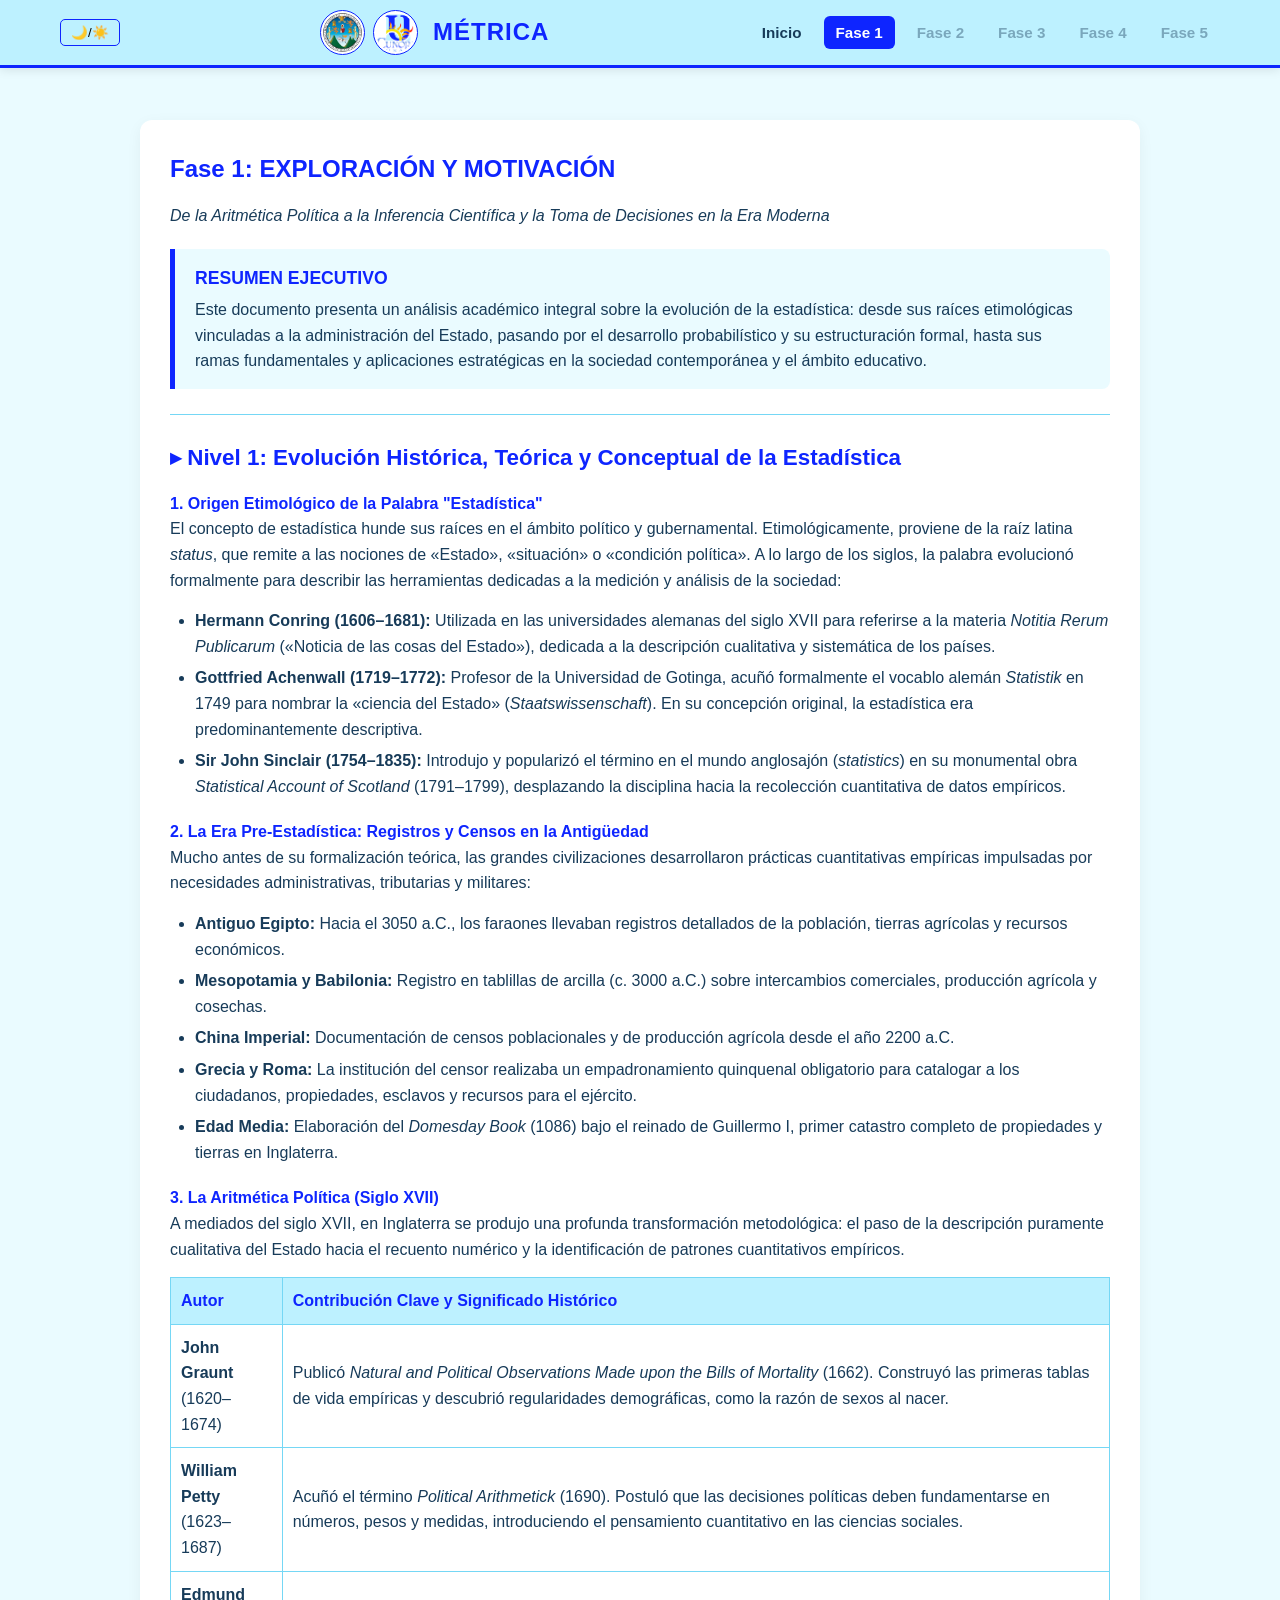
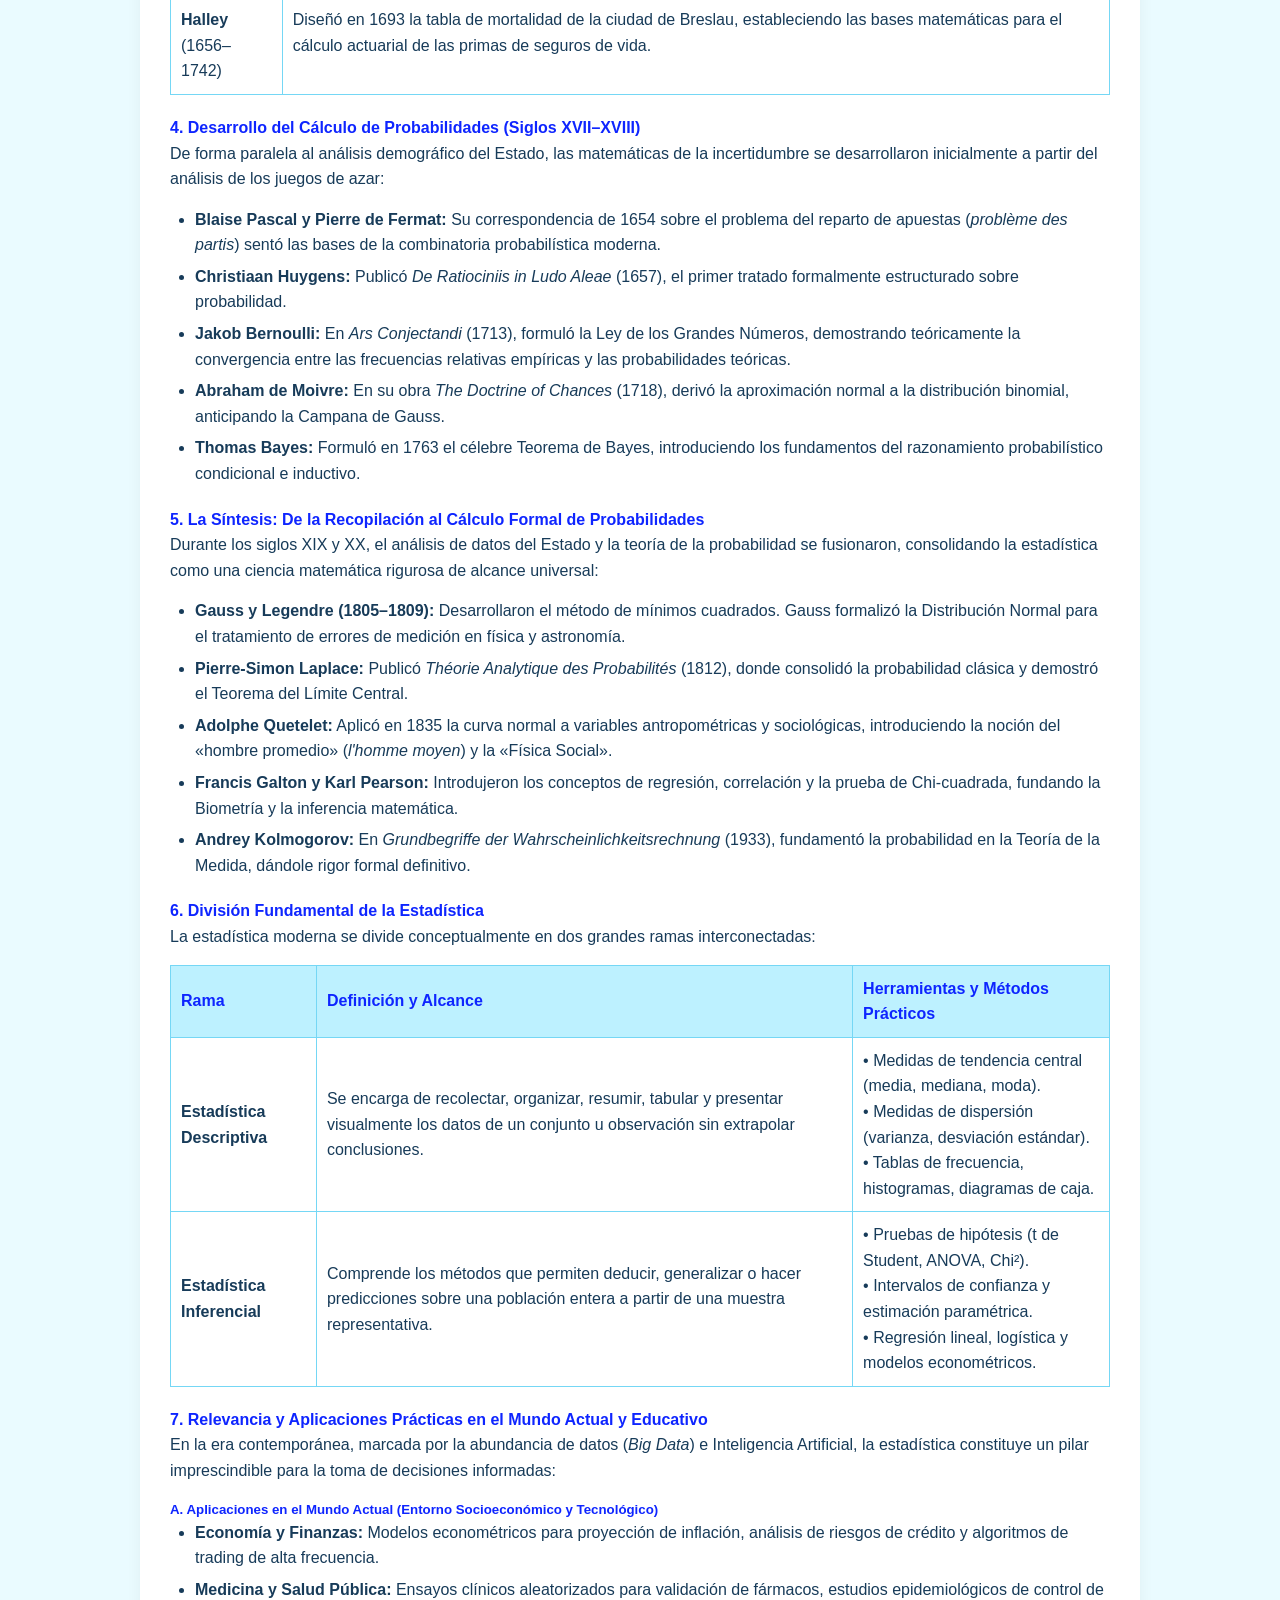
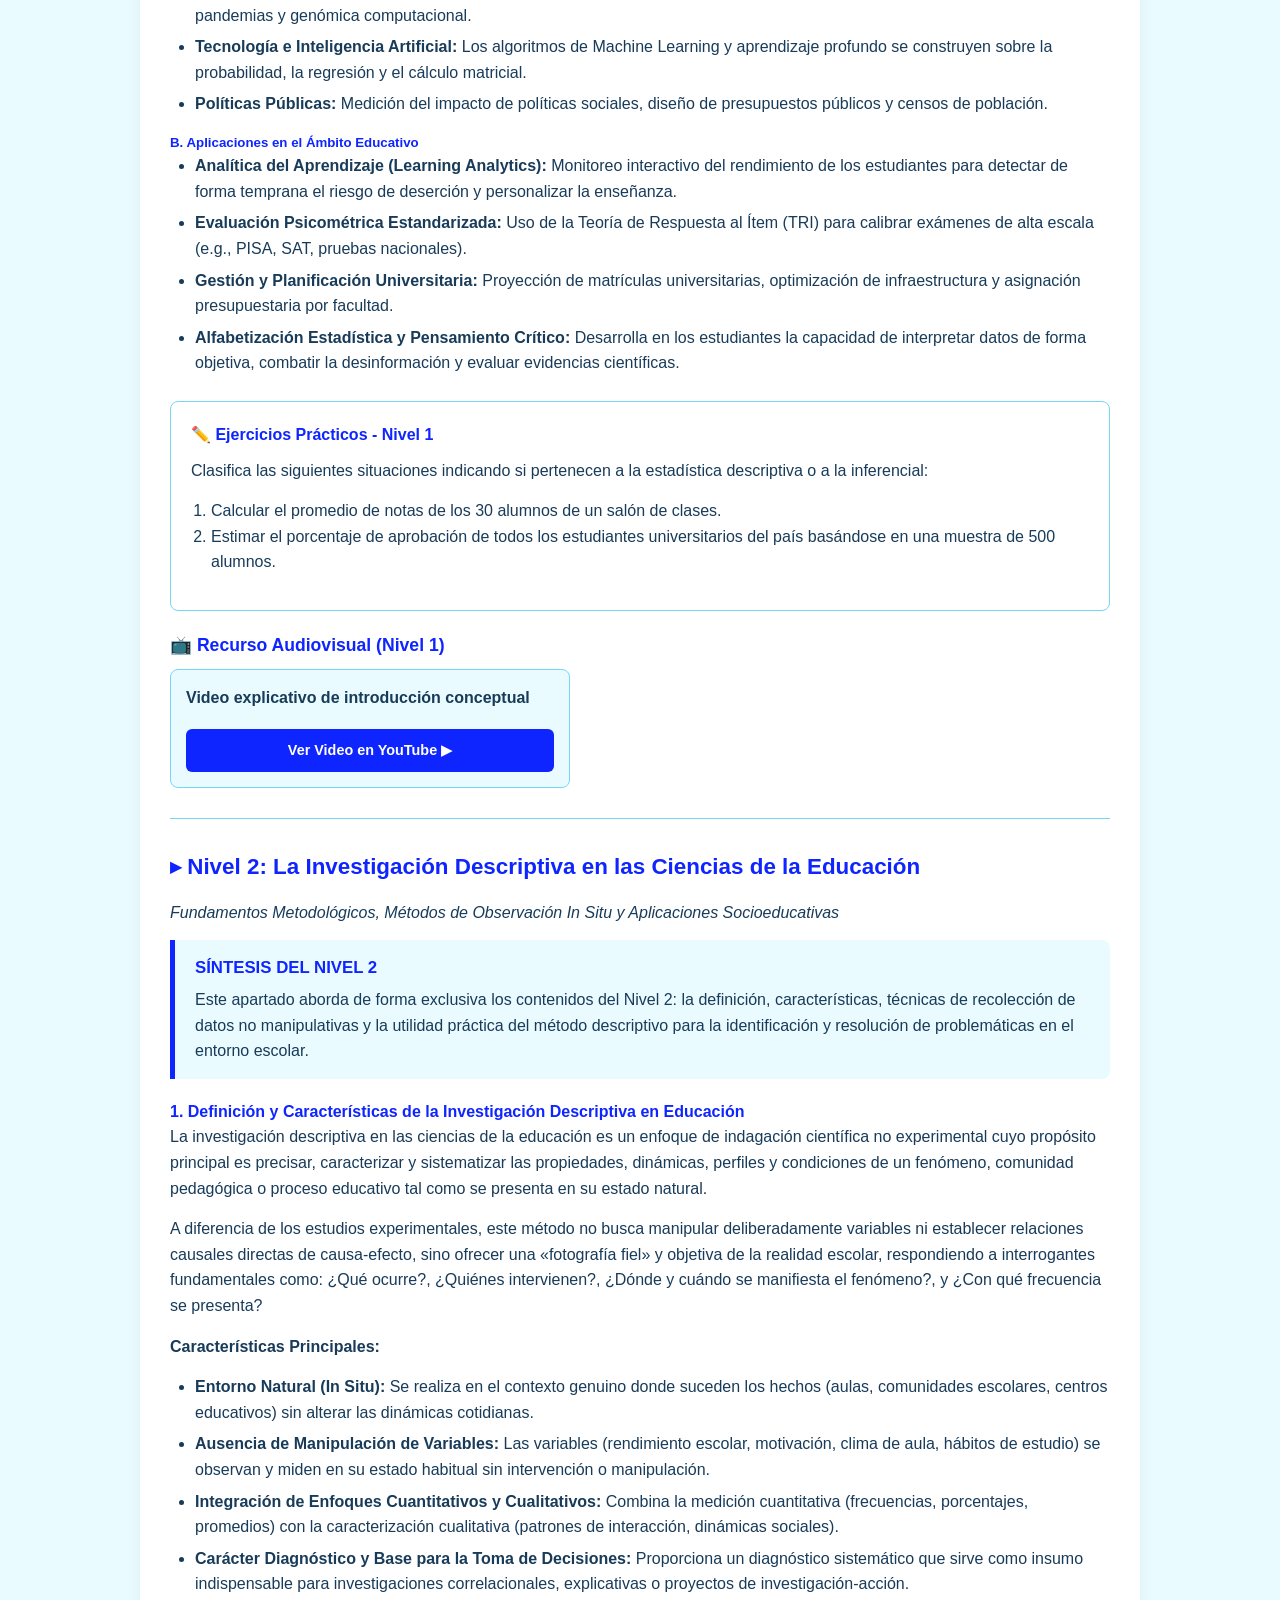
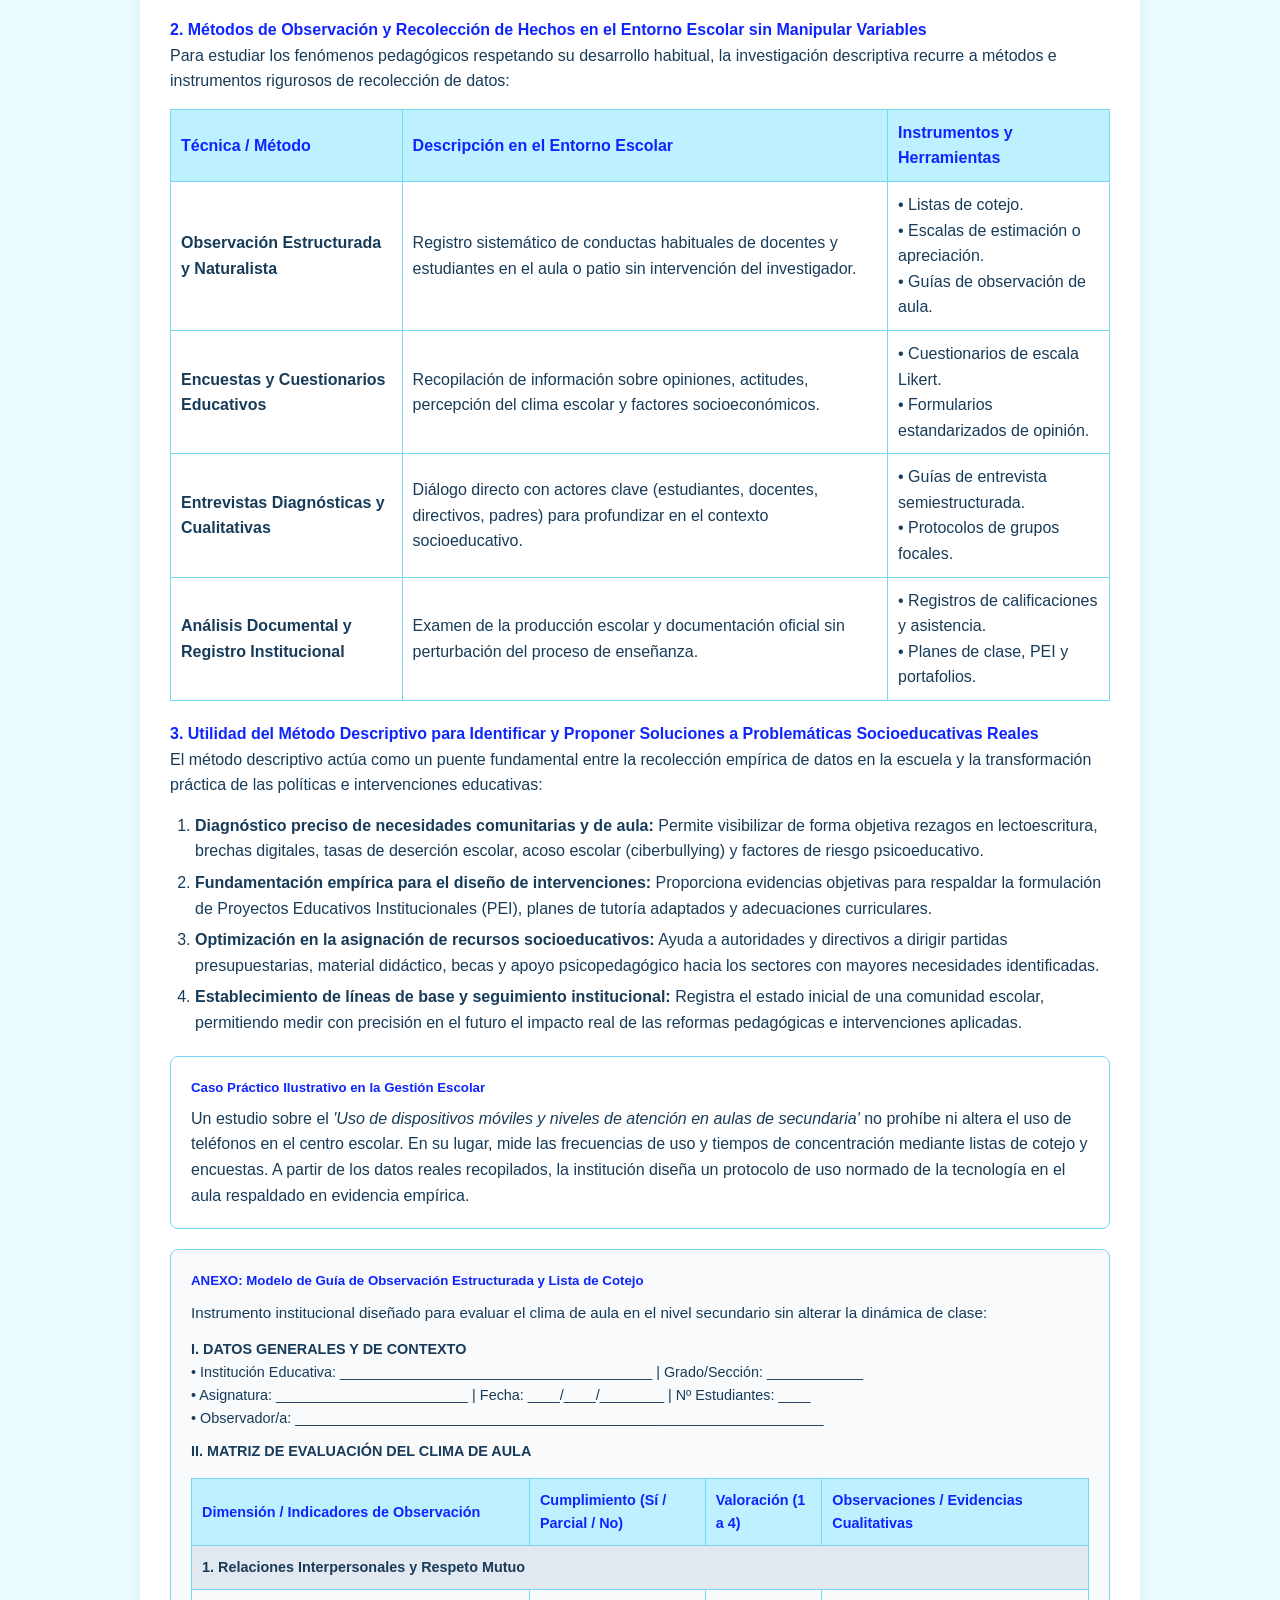
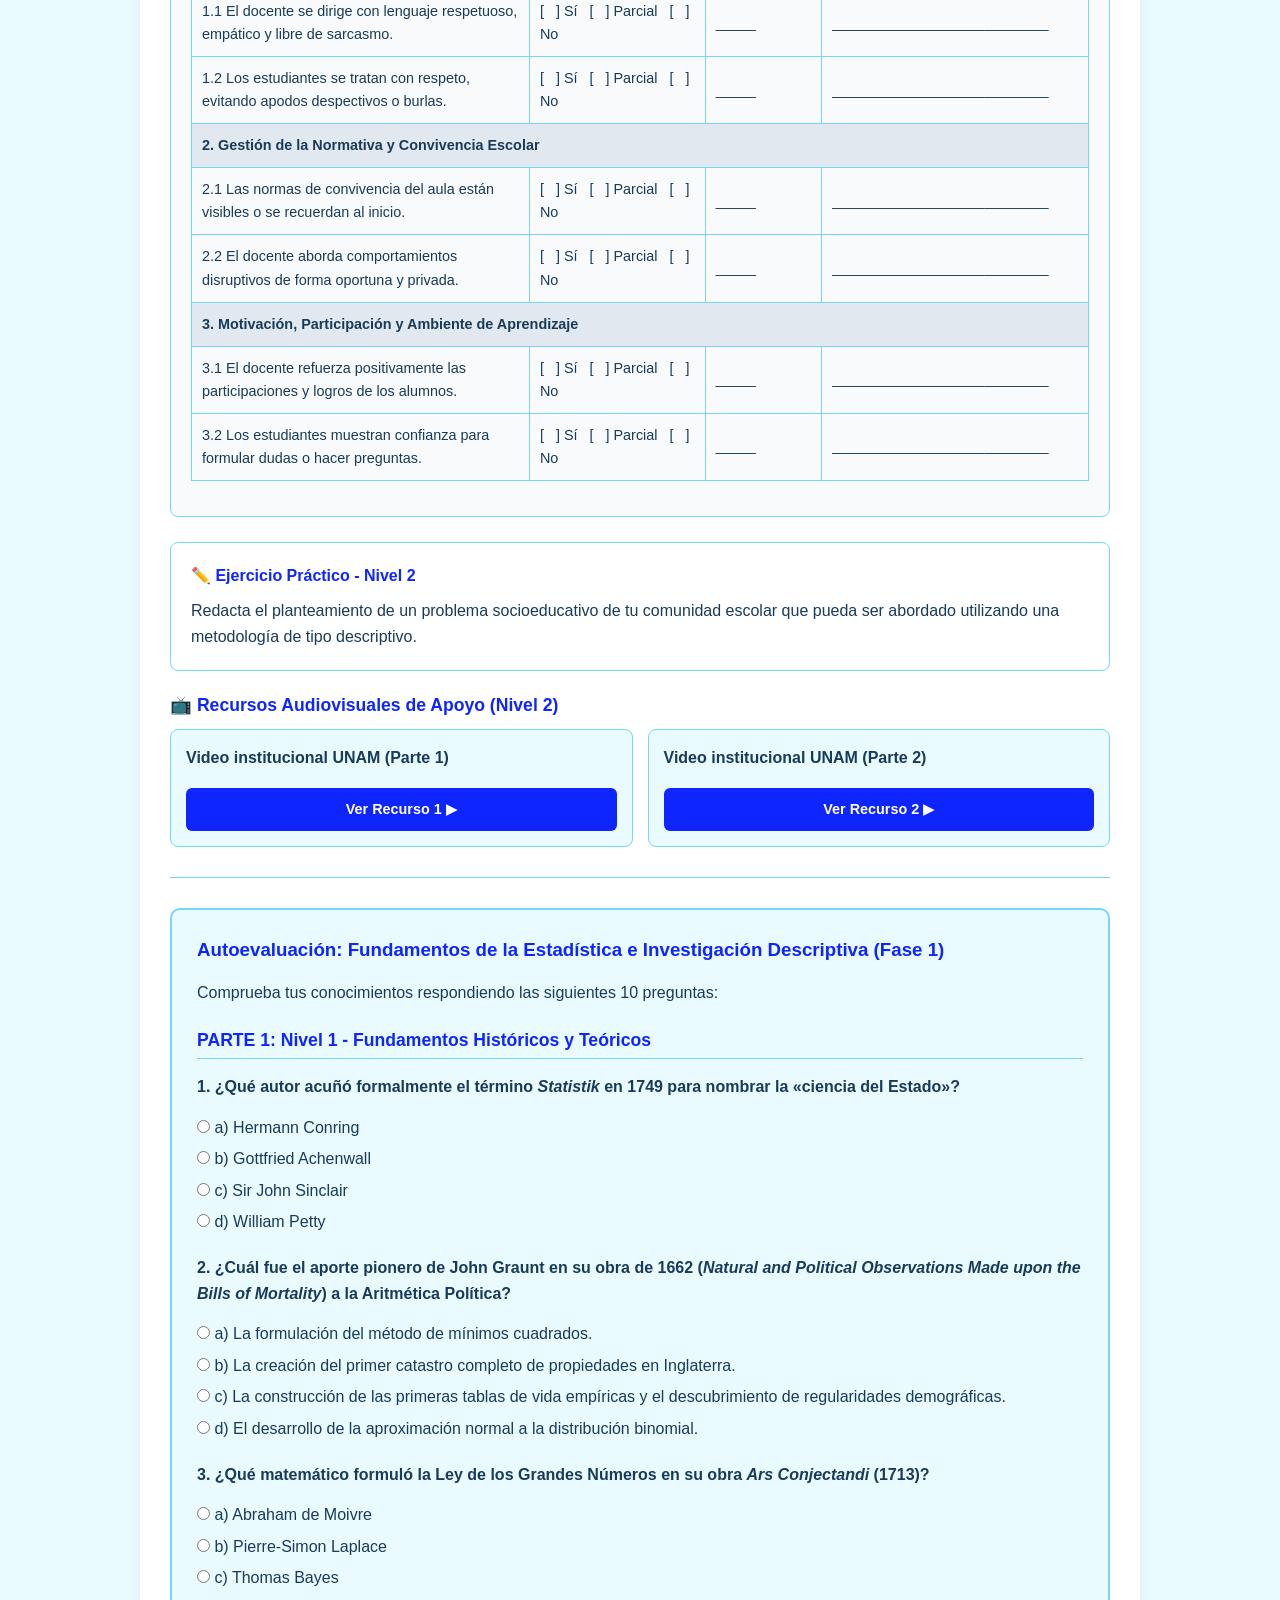
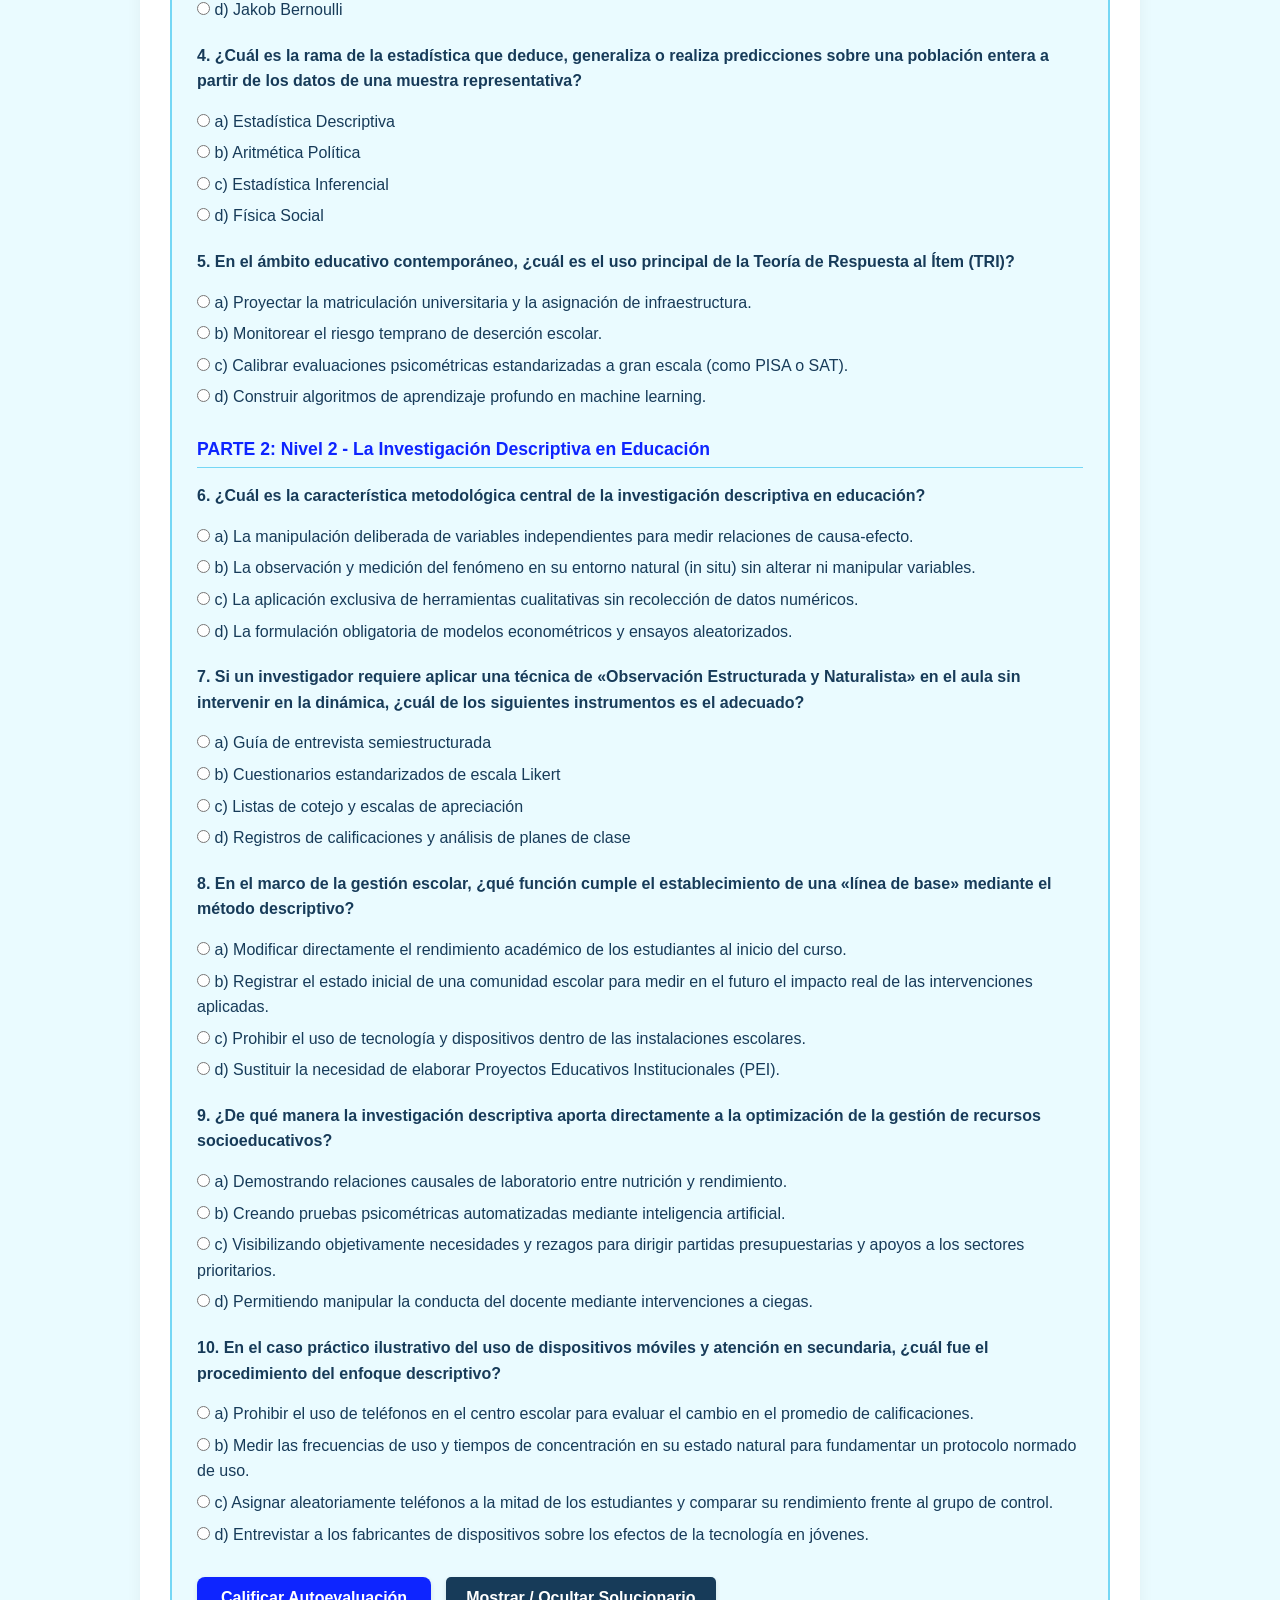
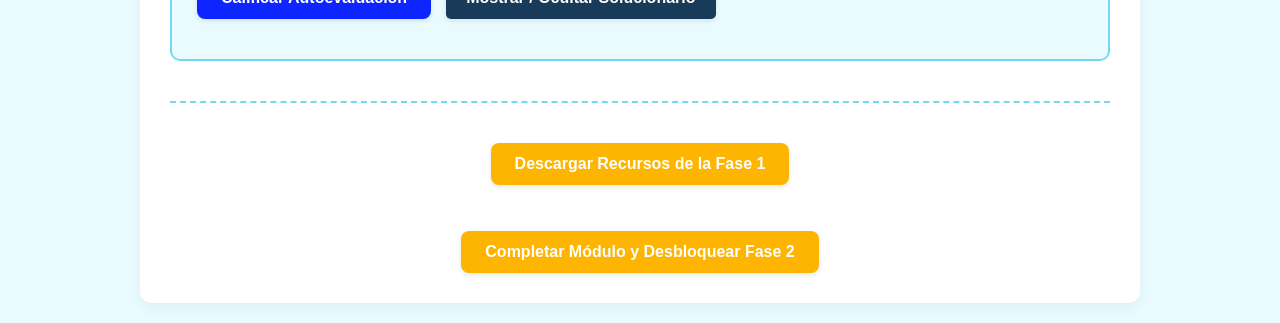
<file: fase1.html>
<!DOCTYPE html>
<html lang="es">
<head>
  <meta charset="UTF-8">
  <meta name="viewport" content="width=device-width, initial-scale=1.0">
  <title>MÉTRICA - Fase 1: EXPLORACIÓN Y MOTIVACIÓN</title>
  <link rel="stylesheet" href="css/styles.css">
  <style>
    .quiz-container {
      background-color: var(--color-fondo);
      border: 2px solid var(--color-complementario);
      padding: 25px;
      border-radius: 10px;
      margin: 30px 0;
    }
    .pregunta-box {
      margin-bottom: 20px;
    }
    .pregunta-box p {
      font-weight: 600;
      color: var(--color-texto);
    }
    .opciones-list {
      list-style: none;
      margin-top: 8px;
    }
    .opciones-list li {
      margin-bottom: 6px;
    }
    #resultadoQuiz {
      font-weight: bold;
      font-size: 1.1rem;
      margin-top: 15px;
      text-align: center;
    }
    .tabla-academica {
      width: 100%;
      border-collapse: collapse;
      margin: 15px 0;
    }
    .tabla-academica th, .tabla-academica td {
      border: 1px solid var(--color-complementario);
      padding: 10px;
      text-align: left;
    }
    .tabla-academica th {
      background-color: var(--color-principal);
      color: var(--color-institucional);
    }
    .resumen-ejecutivo {
      background-color: var(--color-fondo);
      border-left: 5px solid var(--color-institucional);
      padding: 15px 20px;
      border-radius: 0 8px 8px 0;
      margin: 20px 0;
    }
    .ejercicio-box {
      background-color: #ffffff;
      border: 1px solid #75D7F5;
      padding: 20px;
      border-radius: 8px;
      margin: 20px 0;
    }
    .video-card {
      border: 1px solid var(--color-complementario);
      padding: 15px;
      border-radius: 8px;
      background: var(--color-fondo);
      display: flex;
      flex-direction: column;
      justify-content: space-between;
    }
    .btn-video {
      display: inline-block;
      background-color: #0E25FF;
      color: #fff !important;
      padding: 10px 18px;
      border-radius: 6px;
      text-decoration: none;
      font-size: 0.9rem;
      font-weight: bold;
      text-align: center;
      transition: background 0.3s ease;
      margin-top: 10px;
    }
    .btn-video:hover {
      background-color: #0012b3;
    }
    /* Solucionario Toggle */
    .solucionario-box {
      display: none;
      background-color: #eef9ff;
      border: 2px solid #75D7F5;
      padding: 20px;
      border-radius: 8px;
      margin-top: 20px;
    }
  </style>

  <!-- Configuración de seguridad para validar el acceso inicial a la Fase 1 -->
  <script>
    document.addEventListener("DOMContentLoaded", function() {
      const faseMaxima = parseInt(localStorage.getItem("faseMaxima") || "1");
      if (faseMaxima < 1) {
        localStorage.setItem("faseMaxima", "1");
      }
    });
  </script>
</head>
<body>

  <header>
    <nav>
      <button onclick="toggleDarkMode()" style="background: none; border: 1px solid var(--color-institucional); padding: 5px 10px; border-radius: 5px; cursor: pointer;" title="Cambiar Modo Oscuro/Claro">🌙/☀️</button>
      <div class="brand-container">
        <div class="brand-logos">
          <img src="images/logo_usac.jpg" alt="USAC">
          <img src="images/logo_cunori.png" alt="CUNORI">
        </div>
        <a href="index.html" class="logo">MÉTRICA</a>
      </div>
      <ul class="nav-links">
        <li><a href="index.html">Inicio</a></li>
        <li><a href="fase1.html" data-fase="1" class="active">Fase 1</a></li>
        <li><a href="fase2.html" data-fase="2">Fase 2</a></li>
        <li><a href="fase3.html" data-fase="3">Fase 3</a></li>
        <li><a href="fase4.html" data-fase="4">Fase 4</a></li>
        <li><a href="fase5.html" data-fase="5">Fase 5</a></li>
      </ul>
    </nav>
  </header>

  <main>
    <h2>Fase 1: EXPLORACIÓN Y MOTIVACIÓN</h2>
    <p style="font-style: italic; color: var(--color-texto);">De la Aritmética Política a la Inferencia Científica y la Toma de Decisiones en la Era Moderna</p>

    <div class="resumen-ejecutivo">
      <h3 style="color: var(--color-institucional); font-size: 1.1rem; margin-bottom: 5px;">RESUMEN EJECUTIVO</h3>
      <p style="margin-bottom: 0;">
        Este documento presenta un análisis académico integral sobre la evolución de la estadística: desde sus raíces etimológicas vinculadas a la administración del Estado, pasando por el desarrollo probabilístico y su estructuración formal, hasta sus ramas fundamentales y aplicaciones estratégicas en la sociedad contemporánea y el ámbito educativo.
      </p>
    </div>

    <hr style="border: 0; border-top: 1px solid var(--color-complementario); margin: 25px 0;">

    <!-- ==================== NIVEL 1 ==================== -->
    <article class="nivel-container">
      <h3 style="color: var(--color-institucional); font-size: 1.4rem; margin-bottom: 15px;">
        ▸ Nivel 1: Evolución Histórica, Teórica y Conceptual de la Estadística
      </h3>

      <section style="margin-top: 15px;">
        <h4 style="color: var(--color-institucional);">1. Origen Etimológico de la Palabra "Estadística"</h4>
        <p>
          El concepto de estadística hunde sus raíces en el ámbito político y gubernamental. Etimológicamente, proviene de la raíz latina <em>status</em>, que remite a las nociones de «Estado», «situación» o «condición política». A lo largo de los siglos, la palabra evolucionó formalmente para describir las herramientas dedicadas a la medición y análisis de la sociedad:
        </p>
        <ul style="margin-left: 25px; margin-bottom: 15px;">
          <li style="margin-bottom: 6px;"><strong>Hermann Conring (1606–1681):</strong> Utilizada en las universidades alemanas del siglo XVII para referirse a la materia <em>Notitia Rerum Publicarum</em> («Noticia de las cosas del Estado»), dedicada a la descripción cualitativa y sistemática de los países.</li>
          <li style="margin-bottom: 6px;"><strong>Gottfried Achenwall (1719–1772):</strong> Profesor de la Universidad de Gotinga, acuñó formalmente el vocablo alemán <em>Statistik</em> en 1749 para nombrar la «ciencia del Estado» (<em>Staatswissenschaft</em>). En su concepción original, la estadística era predominantemente descriptiva.</li>
          <li style="margin-bottom: 6px;"><strong>Sir John Sinclair (1754–1835):</strong> Introdujo y popularizó el término en el mundo anglosajón (<em>statistics</em>) en su monumental obra <em>Statistical Account of Scotland</em> (1791–1799), desplazando la disciplina hacia la recolección cuantitativa de datos empíricos.</li>
        </ul>
      </section>

      <section style="margin-top: 20px;">
        <h4 style="color: var(--color-institucional);">2. La Era Pre-Estadística: Registros y Censos en la Antigüedad</h4>
        <p>
          Mucho antes de su formalización teórica, las grandes civilizaciones desarrollaron prácticas cuantitativas empíricas impulsadas por necesidades administrativas, tributarias y militares:
        </p>
        <ul style="margin-left: 25px; margin-bottom: 15px;">
          <li style="margin-bottom: 6px;"><strong>Antiguo Egipto:</strong> Hacia el 3050 a.C., los faraones llevaban registros detallados de la población, tierras agrícolas y recursos económicos.</li>
          <li style="margin-bottom: 6px;"><strong>Mesopotamia y Babilonia:</strong> Registro en tablillas de arcilla (c. 3000 a.C.) sobre intercambios comerciales, producción agrícola y cosechas.</li>
          <li style="margin-bottom: 6px;"><strong>China Imperial:</strong> Documentación de censos poblacionales y de producción agrícola desde el año 2200 a.C.</li>
          <li style="margin-bottom: 6px;"><strong>Grecia y Roma:</strong> La institución del censor realizaba un empadronamiento quinquenal obligatorio para catalogar a los ciudadanos, propiedades, esclavos y recursos para el ejército.</li>
          <li style="margin-bottom: 6px;"><strong>Edad Media:</strong> Elaboración del <em>Domesday Book</em> (1086) bajo el reinado de Guillermo I, primer catastro completo de propiedades y tierras en Inglaterra.</li>
        </ul>
      </section>

      <section style="margin-top: 20px;">
        <h4 style="color: var(--color-institucional);">3. La Aritmética Política (Siglo XVII)</h4>
        <p>
          A mediados del siglo XVII, en Inglaterra se produjo una profunda transformación metodológica: el paso de la descripción puramente cualitativa del Estado hacia el recuento numérico y la identificación de patrones cuantitativos empíricos.
        </p>
        <table class="tabla-academica">
          <thead>
            <tr>
              <th>Autor</th>
              <th>Contribución Clave y Significado Histórico</th>
            </tr>
          </thead>
          <tbody>
            <tr>
              <td><strong>John Graunt</strong><br>(1620–1674)</td>
              <td>Publicó <em>Natural and Political Observations Made upon the Bills of Mortality</em> (1662). Construyó las primeras tablas de vida empíricas y descubrió regularidades demográficas, como la razón de sexos al nacer.</td>
            </tr>
            <tr>
              <td><strong>William Petty</strong><br>(1623–1687)</td>
              <td>Acuñó el término <em>Political Arithmetick</em> (1690). Postuló que las decisiones políticas deben fundamentarse en números, pesos y medidas, introduciendo el pensamiento cuantitativo en las ciencias sociales.</td>
            </tr>
            <tr>
              <td><strong>Edmund Halley</strong><br>(1656–1742)</td>
              <td>Diseñó en 1693 la tabla de mortalidad de la ciudad de Breslau, estableciendo las bases matemáticas para el cálculo actuarial de las primas de seguros de vida.</td>
            </tr>
          </tbody>
        </table>
      </section>

      <section style="margin-top: 20px;">
        <h4 style="color: var(--color-institucional);">4. Desarrollo del Cálculo de Probabilidades (Siglos XVII–XVIII)</h4>
        <p>
          De forma paralela al análisis demográfico del Estado, las matemáticas de la incertidumbre se desarrollaron inicialmente a partir del análisis de los juegos de azar:
        </p>
        <ul style="margin-left: 25px; margin-bottom: 15px;">
          <li style="margin-bottom: 6px;"><strong>Blaise Pascal y Pierre de Fermat:</strong> Su correspondencia de 1654 sobre el problema del reparto de apuestas (<em>problème des partis</em>) sentó las bases de la combinatoria probabilística moderna.</li>
          <li style="margin-bottom: 6px;"><strong>Christiaan Huygens:</strong> Publicó <em>De Ratiociniis in Ludo Aleae</em> (1657), el primer tratado formalmente estructurado sobre probabilidad.</li>
          <li style="margin-bottom: 6px;"><strong>Jakob Bernoulli:</strong> En <em>Ars Conjectandi</em> (1713), formuló la Ley de los Grandes Números, demostrando teóricamente la convergencia entre las frecuencias relativas empíricas y las probabilidades teóricas.</li>
          <li style="margin-bottom: 6px;"><strong>Abraham de Moivre:</strong> En su obra <em>The Doctrine of Chances</em> (1718), derivó la aproximación normal a la distribución binomial, anticipando la Campana de Gauss.</li>
          <li style="margin-bottom: 6px;"><strong>Thomas Bayes:</strong> Formuló en 1763 el célebre Teorema de Bayes, introduciendo los fundamentos del razonamiento probabilístico condicional e inductivo.</li>
        </ul>
      </section>

      <section style="margin-top: 20px;">
        <h4 style="color: var(--color-institucional);">5. La Síntesis: De la Recopilación al Cálculo Formal de Probabilidades</h4>
        <p>
          Durante los siglos XIX y XX, el análisis de datos del Estado y la teoría de la probabilidad se fusionaron, consolidando la estadística como una ciencia matemática rigurosa de alcance universal:
        </p>
        <ul style="margin-left: 25px; margin-bottom: 15px;">
          <li style="margin-bottom: 6px;"><strong>Gauss y Legendre (1805–1809):</strong> Desarrollaron el método de mínimos cuadrados. Gauss formalizó la Distribución Normal para el tratamiento de errores de medición en física y astronomía.</li>
          <li style="margin-bottom: 6px;"><strong>Pierre-Simon Laplace:</strong> Publicó <em>Théorie Analytique des Probabilités</em> (1812), donde consolidó la probabilidad clásica y demostró el Teorema del Límite Central.</li>
          <li style="margin-bottom: 6px;"><strong>Adolphe Quetelet:</strong> Aplicó en 1835 la curva normal a variables antropométricas y sociológicas, introduciendo la noción del «hombre promedio» (<em>l'homme moyen</em>) y la «Física Social».</li>
          <li style="margin-bottom: 6px;"><strong>Francis Galton y Karl Pearson:</strong> Introdujeron los conceptos de regresión, correlación y la prueba de Chi-cuadrada, fundando la Biometría y la inferencia matemática.</li>
          <li style="margin-bottom: 6px;"><strong>Andrey Kolmogorov:</strong> En <em>Grundbegriffe der Wahrscheinlichkeitsrechnung</em> (1933), fundamentó la probabilidad en la Teoría de la Medida, dándole rigor formal definitivo.</li>
        </ul>
      </section>

      <section style="margin-top: 20px;">
        <h4 style="color: var(--color-institucional);">6. División Fundamental de la Estadística</h4>
        <p>La estadística moderna se divide conceptualmente en dos grandes ramas interconectadas:</p>
        <table class="tabla-academica">
          <thead>
            <tr>
              <th>Rama</th>
              <th>Definición y Alcance</th>
              <th>Herramientas y Métodos Prácticos</th>
            </tr>
          </thead>
          <tbody>
            <tr>
              <td><strong>Estadística Descriptiva</strong></td>
              <td>Se encarga de recolectar, organizar, resumir, tabular y presentar visualmente los datos de un conjunto u observación sin extrapolar conclusiones.</td>
              <td>
                • Medidas de tendencia central (media, mediana, moda).<br>
                • Medidas de dispersión (varianza, desviación estándar).<br>
                • Tablas de frecuencia, histogramas, diagramas de caja.
              </td>
            </tr>
            <tr>
              <td><strong>Estadística Inferencial</strong></td>
              <td>Comprende los métodos que permiten deducir, generalizar o hacer predicciones sobre una población entera a partir de una muestra representativa.</td>
              <td>
                • Pruebas de hipótesis (t de Student, ANOVA, Chi²).<br>
                • Intervalos de confianza y estimación paramétrica.<br>
                • Regresión lineal, logística y modelos econométricos.
              </td>
            </tr>
          </tbody>
        </table>
      </section>

      <section style="margin-top: 20px;">
        <h4 style="color: var(--color-institucional);">7. Relevancia y Aplicaciones Prácticas en el Mundo Actual y Educativo</h4>
        <p>En la era contemporánea, marcada por la abundancia de datos (<em>Big Data</em>) e Inteligencia Artificial, la estadística constituye un pilar imprescindible para la toma de decisiones informadas:</p>
        
        <h5 style="margin-top: 12px; color: var(--color-institucional);">A. Aplicaciones en el Mundo Actual (Entorno Socioeconómico y Tecnológico)</h5>
        <ul style="margin-left: 25px; margin-bottom: 15px;">
          <li style="margin-bottom: 6px;"><strong>Economía y Finanzas:</strong> Modelos econométricos para proyección de inflación, análisis de riesgos de crédito y algoritmos de trading de alta frecuencia.</li>
          <li style="margin-bottom: 6px;"><strong>Medicina y Salud Pública:</strong> Ensayos clínicos aleatorizados para validación de fármacos, estudios epidemiológicos de control de pandemias y genómica computacional.</li>
          <li style="margin-bottom: 6px;"><strong>Tecnología e Inteligencia Artificial:</strong> Los algoritmos de Machine Learning y aprendizaje profundo se construyen sobre la probabilidad, la regresión y el cálculo matricial.</li>
          <li style="margin-bottom: 6px;"><strong>Políticas Públicas:</strong> Medición del impacto de políticas sociales, diseño de presupuestos públicos y censos de población.</li>
        </ul>

        <h5 style="margin-top: 12px; color: var(--color-institucional);">B. Aplicaciones en el Ámbito Educativo</h5>
        <ul style="margin-left: 25px; margin-bottom: 15px;">
          <li style="margin-bottom: 6px;"><strong>Analítica del Aprendizaje (Learning Analytics):</strong> Monitoreo interactivo del rendimiento de los estudiantes para detectar de forma temprana el riesgo de deserción y personalizar la enseñanza.</li>
          <li style="margin-bottom: 6px;"><strong>Evaluación Psicométrica Estandarizada:</strong> Uso de la Teoría de Respuesta al Ítem (TRI) para calibrar exámenes de alta escala (e.g., PISA, SAT, pruebas nacionales).</li>
          <li style="margin-bottom: 6px;"><strong>Gestión y Planificación Universitaria:</strong> Proyección de matrículas universitarias, optimización de infraestructura y asignación presupuestaria por facultad.</li>
          <li style="margin-bottom: 6px;"><strong>Alfabetización Estadística y Pensamiento Crítico:</strong> Desarrolla en los estudiantes la capacidad de interpretar datos de forma objetiva, combatir la desinformación y evaluar evidencias científicas.</li>
        </ul>
      </section>

      <!-- EJERCICIOS Y VIDEO NIVEL 1 -->
      <div class="ejercicio-box" style="margin-top: 25px;">
        <h4 style="color: var(--color-institucional); margin-bottom: 10px;">✏️ Ejercicios Prácticos - Nivel 1</h4>
        <p>Clasifica las siguientes situaciones indicando si pertenecen a la estadística descriptiva o a la inferencial:</p>
        <ol style="margin-left: 20px; margin-bottom: 15px;">
          <li>Calcular el promedio de notas de los 30 alumnos de un salón de clases.</li>
          <li>Estimar el porcentaje de aprobación de todos los estudiantes universitarios del país basándose en una muestra de 500 alumnos.</li>
        </ol>
      </div>

      <!-- VIDEO NIVEL 1 -->
      <div style="margin-top: 20px;">
        <h4 style="color: var(--color-institucional); font-size: 1.1rem; margin-bottom: 10px;">📺 Recurso Audiovisual (Nivel 1)</h4>
        <div class="video-card" style="max-width: 400px;">
          <p style="font-weight: bold; margin-bottom: 8px;">Video explicativo de introducción conceptual</p>
          <a href="https://www.youtube.com/watch?v=z7EivPfkkn0" target="_blank" class="btn-video">Ver Video en YouTube ▶</a>
        </div>
      </div>
    </article>

    <hr style="border: 0; border-top: 1px solid var(--color-complementario); margin: 30px 0;">

    <!-- ==================== NIVEL 2 ==================== -->
    <article class="nivel-container" style="margin-top: 30px;">
      <h3 style="color: var(--color-institucional); font-size: 1.4rem; margin-bottom: 15px;">
        ▸ Nivel 2: La Investigación Descriptiva en las Ciencias de la Educación
      </h3>
      <p style="font-style: italic; color: var(--color-texto);">Fundamentos Metodológicos, Métodos de Observación In Situ y Aplicaciones Socioeducativas</p>

      <div class="resumen-ejecutivo" style="margin-top: 15px;">
        <h4 style="color: var(--color-institucional); font-size: 1.05rem; margin-bottom: 5px;">SÍNTESIS DEL NIVEL 2</h4>
        <p style="margin-bottom: 0;">
          Este apartado aborda de forma exclusiva los contenidos del Nivel 2: la definición, características, técnicas de recolección de datos no manipulativas y la utilidad práctica del método descriptivo para la identificación y resolución de problemáticas en el entorno escolar.
        </p>
      </div>

      <section style="margin-top: 20px;">
        <h4 style="color: var(--color-institucional);">1. Definición y Características de la Investigación Descriptiva en Educación</h4>
        <p>
          La investigación descriptiva en las ciencias de la educación es un enfoque de indagación científica no experimental cuyo propósito principal es precisar, caracterizar y sistematizar las propiedades, dinámicas, perfiles y condiciones de un fenómeno, comunidad pedagógica o proceso educativo tal como se presenta en su estado natural.
        </p>
        <p>
          A diferencia de los estudios experimentales, este método no busca manipular deliberadamente variables ni establecer relaciones causales directas de causa-efecto, sino ofrecer una «fotografía fiel» y objetiva de la realidad escolar, respondiendo a interrogantes fundamentales como: ¿Qué ocurre?, ¿Quiénes intervienen?, ¿Dónde y cuándo se manifiesta el fenómeno?, y ¿Con qué frecuencia se presenta?
        </p>
        <p><strong>Características Principales:</strong></p>
        <ul style="margin-left: 25px; margin-bottom: 15px;">
          <li style="margin-bottom: 6px;"><strong>Entorno Natural (In Situ):</strong> Se realiza en el contexto genuino donde suceden los hechos (aulas, comunidades escolares, centros educativos) sin alterar las dinámicas cotidianas.</li>
          <li style="margin-bottom: 6px;"><strong>Ausencia de Manipulación de Variables:</strong> Las variables (rendimiento escolar, motivación, clima de aula, hábitos de estudio) se observan y miden en su estado habitual sin intervención o manipulación.</li>
          <li style="margin-bottom: 6px;"><strong>Integración de Enfoques Cuantitativos y Cualitativos:</strong> Combina la medición cuantitativa (frecuencias, porcentajes, promedios) con la caracterización cualitativa (patrones de interacción, dinámicas sociales).</li>
          <li style="margin-bottom: 6px;"><strong>Carácter Diagnóstico y Base para la Toma de Decisiones:</strong> Proporciona un diagnóstico sistemático que sirve como insumo indispensable para investigaciones correlacionales, explicativas o proyectos de investigación-acción.</li>
        </ul>
      </section>

      <section style="margin-top: 20px;">
        <h4 style="color: var(--color-institucional);">2. Métodos de Observación y Recolección de Hechos en el Entorno Escolar sin Manipular Variables</h4>
        <p>Para estudiar los fenómenos pedagógicos respetando su desarrollo habitual, la investigación descriptiva recurre a métodos e instrumentos rigurosos de recolección de datos:</p>
        
        <table class="tabla-academica">
          <thead>
            <tr>
              <th>Técnica / Método</th>
              <th>Descripción en el Entorno Escolar</th>
              <th>Instrumentos y Herramientas</th>
            </tr>
          </thead>
          <tbody>
            <tr>
              <td><strong>Observación Estructurada y Naturalista</strong></td>
              <td>Registro sistemático de conductas habituales de docentes y estudiantes en el aula o patio sin intervención del investigador.</td>
              <td>
                • Listas de cotejo.<br>
                • Escalas de estimación o apreciación.<br>
                • Guías de observación de aula.
              </td>
            </tr>
            <tr>
              <td><strong>Encuestas y Cuestionarios Educativos</strong></td>
              <td>Recopilación de información sobre opiniones, actitudes, percepción del clima escolar y factores socioeconómicos.</td>
              <td>
                • Cuestionarios de escala Likert.<br>
                • Formularios estandarizados de opinión.
              </td>
            </tr>
            <tr>
              <td><strong>Entrevistas Diagnósticas y Cualitativas</strong></td>
              <td>Diálogo directo con actores clave (estudiantes, docentes, directivos, padres) para profundizar en el contexto socioeducativo.</td>
              <td>
                • Guías de entrevista semiestructurada.<br>
                • Protocolos de grupos focales.
              </td>
            </tr>
            <tr>
              <td><strong>Análisis Documental y Registro Institucional</strong></td>
              <td>Examen de la producción escolar y documentación oficial sin perturbación del proceso de enseñanza.</td>
              <td>
                • Registros de calificaciones y asistencia.<br>
                • Planes de clase, PEI y portafolios.
              </td>
            </tr>
          </tbody>
        </table>
      </section>

      <section style="margin-top: 20px;">
        <h4 style="color: var(--color-institucional);">3. Utilidad del Método Descriptivo para Identificar y Proponer Soluciones a Problemáticas Socioeducativas Reales</h4>
        <p>El método descriptivo actúa como un puente fundamental entre la recolección empírica de datos en la escuela y la transformación práctica de las políticas e intervenciones educativas:</p>
        <ol style="margin-left: 25px; margin-bottom: 15px;">
          <li style="margin-bottom: 6px;"><strong>Diagnóstico preciso de necesidades comunitarias y de aula:</strong> Permite visibilizar de forma objetiva rezagos en lectoescritura, brechas digitales, tasas de deserción escolar, acoso escolar (ciberbullying) y factores de riesgo psicoeducativo.</li>
          <li style="margin-bottom: 6px;"><strong>Fundamentación empírica para el diseño de intervenciones:</strong> Proporciona evidencias objetivas para respaldar la formulación de Proyectos Educativos Institucionales (PEI), planes de tutoría adaptados y adecuaciones curriculares.</li>
          <li style="margin-bottom: 6px;"><strong>Optimización en la asignación de recursos socioeducativos:</strong> Ayuda a autoridades y directivos a dirigir partidas presupuestarias, material didáctico, becas y apoyo psicopedagógico hacia los sectores con mayores necesidades identificadas.</li>
          <li style="margin-bottom: 6px;"><strong>Establecimiento de líneas de base y seguimiento institucional:</strong> Registra el estado inicial de una comunidad escolar, permitiendo medir con precisión en el futuro el impacto real de las reformas pedagógicas e intervenciones aplicadas.</li>
        </ol>

        <!-- CASO PRÁCTICO ILUSTRATIVO -->
        <div class="ejercicio-box">
          <h5 style="color: var(--color-institucional); margin-bottom: 8px;">Caso Práctico Ilustrativo en la Gestión Escolar</h5>
          <p style="margin-bottom: 0;">
            Un estudio sobre el <em>'Uso de dispositivos móviles y niveles de atención en aulas de secundaria'</em> no prohíbe ni altera el uso de teléfonos en el centro escolar. En su lugar, mide las frecuencias de uso y tiempos de concentración mediante listas de cotejo y encuestas. A partir de los datos reales recopilados, la institución diseña un protocolo de uso normado de la tecnología en el aula respaldado en evidencia empírica.
          </p>
        </div>

        <!-- ANEXO: GUÍA DE OBSERVACIÓN -->
        <div style="background-color: #f8fafc; border: 1px solid var(--color-complementario); padding: 20px; border-radius: 8px; margin-top: 20px;">
          <h5 style="color: var(--color-institucional); margin-bottom: 10px;">ANEXO: Modelo de Guía de Observación Estructurada y Lista de Cotejo</h5>
          <p style="font-size: 0.95rem; margin-bottom: 12px;">Instrumento institucional diseñado para evaluar el clima de aula en el nivel secundario sin alterar la dinámica de clase:</p>
          
          <p style="font-size: 0.9rem; margin-bottom: 10px;">
            <strong>I. DATOS GENERALES Y DE CONTEXTO</strong><br>
            • Institución Educativa: _______________________________________ | Grado/Sección: ____________<br>
            • Asignatura: ________________________ | Fecha: ____/____/________ | Nº Estudiantes: ____<br>
            • Observador/a: __________________________________________________________________
          </p>

          <p style="font-size: 0.9rem; font-weight: bold; margin-top: 10px;">II. MATRIZ DE EVALUACIÓN DEL CLIMA DE AULA</p>
          <table class="tabla-academica" style="font-size: 0.9rem;">
            <thead>
              <tr>
                <th>Dimensión / Indicadores de Observación</th>
                <th>Cumplimiento (Sí / Parcial / No)</th>
                <th>Valoración (1 a 4)</th>
                <th>Observaciones / Evidencias Cualitativas</th>
              </tr>
            </thead>
            <tbody>
              <tr>
                <td colspan="4" style="background-color: #e2e8f0; font-weight: bold;">1. Relaciones Interpersonales y Respeto Mutuo</td>
              </tr>
              <tr>
                <td>1.1 El docente se dirige con lenguaje respetuoso, empático y libre de sarcasmo.</td>
                <td>[ &nbsp; ] Sí &nbsp; [ &nbsp; ] Parcial &nbsp; [ &nbsp; ] No</td>
                <td>_____</td>
                <td>___________________________</td>
              </tr>
              <tr>
                <td>1.2 Los estudiantes se tratan con respeto, evitando apodos despectivos o burlas.</td>
                <td>[ &nbsp; ] Sí &nbsp; [ &nbsp; ] Parcial &nbsp; [ &nbsp; ] No</td>
                <td>_____</td>
                <td>___________________________</td>
              </tr>
              <tr>
                <td colspan="4" style="background-color: #e2e8f0; font-weight: bold;">2. Gestión de la Normativa y Convivencia Escolar</td>
              </tr>
              <tr>
                <td>2.1 Las normas de convivencia del aula están visibles o se recuerdan al inicio.</td>
                <td>[ &nbsp; ] Sí &nbsp; [ &nbsp; ] Parcial &nbsp; [ &nbsp; ] No</td>
                <td>_____</td>
                <td>___________________________</td>
              </tr>
              <tr>
                <td>2.2 El docente aborda comportamientos disruptivos de forma oportuna y privada.</td>
                <td>[ &nbsp; ] Sí &nbsp; [ &nbsp; ] Parcial &nbsp; [ &nbsp; ] No</td>
                <td>_____</td>
                <td>___________________________</td>
              </tr>
              <tr>
                <td colspan="4" style="background-color: #e2e8f0; font-weight: bold;">3. Motivación, Participación y Ambiente de Aprendizaje</td>
              </tr>
              <tr>
                <td>3.1 El docente refuerza positivamente las participaciones y logros de los alumnos.</td>
                <td>[ &nbsp; ] Sí &nbsp; [ &nbsp; ] Parcial &nbsp; [ &nbsp; ] No</td>
                <td>_____</td>
                <td>___________________________</td>
              </tr>
              <tr>
                <td>3.2 Los estudiantes muestran confianza para formular dudas o hacer preguntas.</td>
                <td>[ &nbsp; ] Sí &nbsp; [ &nbsp; ] Parcial &nbsp; [ &nbsp; ] No</td>
                <td>_____</td>
                <td>___________________________</td>
              </tr>
            </tbody>
          </table>
        </div>
      </section>

      <!-- EJERCICIO PRÁCTICO NIVEL 2 -->
      <div class="ejercicio-box" style="margin-top: 25px;">
        <h4 style="color: var(--color-institucional); margin-bottom: 10px;">✏️ Ejercicio Práctico - Nivel 2</h4>
        <p style="margin-bottom: 0;">
          Redacta el planteamiento de un problema socioeducativo de tu comunidad escolar que pueda ser abordado utilizando una metodología de tipo descriptivo.
        </p>
      </div>

      <!-- VIDEOS NIVEL 2 -->
      <div style="margin-top: 20px;">
        <h4 style="color: var(--color-institucional); font-size: 1.1rem; margin-bottom: 10px;">📺 Recursos Audiovisuales de Apoyo (Nivel 2)</h4>
        <div style="display: grid; grid-template-columns: repeat(auto-fit, minmax(250px, 1fr)); gap: 15px;">
          <div class="video-card">
            <p style="font-weight: bold; margin-bottom: 8px;">Video institucional UNAM (Parte 1)</p>
            <a href="https://canal.uned.es/video/5a6f5462b1111f24408b62e9?utm_source=chatgpt.com" target="_blank" class="btn-video">Ver Recurso 1 ▶</a>
          </div>
          <div class="video-card">
            <p style="font-weight: bold; margin-bottom: 8px;">Video institucional UNAM (Parte 2)</p>
            <a href="https://canal.uned.es/video/5a6f9fb0b1111f73628b4574?utm_source=chatgpt.com" target="_blank" class="btn-video">Ver Recurso 2 ▶</a>
          </div>
        </div>
      </div>
    </article>

    <hr style="border: 0; border-top: 1px solid var(--color-complementario); margin: 30px 0;">

    <!-- QUIZ AUTOCALIFICABLE DE 10 PREGUNTAS -->
    <section class="quiz-container">
      <h3 style="color: var(--color-institucional); margin-bottom: 15px;">Autoevaluación: Fundamentos de la Estadística e Investigación Descriptiva (Fase 1)</h3>
      <p>Comprueba tus conocimientos respondiendo las siguientes 10 preguntas:</p>

      <form id="quizForm" style="margin-top: 20px;">
        <h4 style="color: var(--color-institucional); font-size: 1.1rem; border-bottom: 1px solid #75D7F5; padding-bottom: 4px;">PARTE 1: Nivel 1 - Fundamentos Históricos y Teóricos</h4>
        
        <div class="pregunta-box" style="margin-top: 15px;">
          <p>1. ¿Qué autor acuñó formalmente el término <em>Statistik</em> en 1749 para nombrar la «ciencia del Estado»?</p>
          <ul class="opciones-list">
            <li><label><input type="radio" name="p1" value="a"> a) Hermann Conring</label></li>
            <li><label><input type="radio" name="p1" value="b"> b) Gottfried Achenwall</label></li>
            <li><label><input type="radio" name="p1" value="c"> c) Sir John Sinclair</label></li>
            <li><label><input type="radio" name="p1" value="d"> d) William Petty</label></li>
          </ul>
        </div>

        <div class="pregunta-box">
          <p>2. ¿Cuál fue el aporte pionero de John Graunt en su obra de 1662 (<em>Natural and Political Observations Made upon the Bills of Mortality</em>) a la Aritmética Política?</p>
          <ul class="opciones-list">
            <li><label><input type="radio" name="p2" value="a"> a) La formulación del método de mínimos cuadrados.</label></li>
            <li><label><input type="radio" name="p2" value="b"> b) La creación del primer catastro completo de propiedades en Inglaterra.</label></li>
            <li><label><input type="radio" name="p2" value="c"> c) La construcción de las primeras tablas de vida empíricas y el descubrimiento de regularidades demográficas.</label></li>
            <li><label><input type="radio" name="p2" value="d"> d) El desarrollo de la aproximación normal a la distribución binomial.</label></li>
          </ul>
        </div>

        <div class="pregunta-box">
          <p>3. ¿Qué matemático formuló la Ley de los Grandes Números en su obra <em>Ars Conjectandi</em> (1713)?</p>
          <ul class="opciones-list">
            <li><label><input type="radio" name="p3" value="a"> a) Abraham de Moivre</label></li>
            <li><label><input type="radio" name="p3" value="b"> b) Pierre-Simon Laplace</label></li>
            <li><label><input type="radio" name="p3" value="c"> c) Thomas Bayes</label></li>
            <li><label><input type="radio" name="p3" value="d"> d) Jakob Bernoulli</label></li>
          </ul>
        </div>

        <div class="pregunta-box">
          <p>4. ¿Cuál es la rama de la estadística que deduce, generaliza o realiza predicciones sobre una población entera a partir de los datos de una muestra representativa?</p>
          <ul class="opciones-list">
            <li><label><input type="radio" name="p4" value="a"> a) Estadística Descriptiva</label></li>
            <li><label><input type="radio" name="p4" value="b"> b) Aritmética Política</label></li>
            <li><label><input type="radio" name="p4" value="c"> c) Estadística Inferencial</label></li>
            <li><label><input type="radio" name="p4" value="d"> d) Física Social</label></li>
          </ul>
        </div>

        <div class="pregunta-box">
          <p>5. En el ámbito educativo contemporáneo, ¿cuál es el uso principal de la Teoría de Respuesta al Ítem (TRI)?</p>
          <ul class="opciones-list">
            <li><label><input type="radio" name="p5" value="a"> a) Proyectar la matriculación universitaria y la asignación de infraestructura.</label></li>
            <li><label><input type="radio" name="p5" value="b"> b) Monitorear el riesgo temprano de deserción escolar.</label></li>
            <li><label><input type="radio" name="p5" value="c"> c) Calibrar evaluaciones psicométricas estandarizadas a gran escala (como PISA o SAT).</label></li>
            <li><label><input type="radio" name="p5" value="d"> d) Construir algoritmos de aprendizaje profundo en machine learning.</label></li>
          </ul>
        </div>

        <h4 style="color: var(--color-institucional); font-size: 1.1rem; border-bottom: 1px solid #75D7F5; padding-bottom: 4px; margin-top: 25px;">PARTE 2: Nivel 2 - La Investigación Descriptiva en Educación</h4>

        <div class="pregunta-box" style="margin-top: 15px;">
          <p>6. ¿Cuál es la característica metodológica central de la investigación descriptiva en educación?</p>
          <ul class="opciones-list">
            <li><label><input type="radio" name="p6" value="a"> a) La manipulación deliberada de variables independientes para medir relaciones de causa-efecto.</label></li>
            <li><label><input type="radio" name="p6" value="b"> b) La observación y medición del fenómeno en su entorno natural (in situ) sin alterar ni manipular variables.</label></li>
            <li><label><input type="radio" name="p6" value="c"> c) La aplicación exclusiva de herramientas cualitativas sin recolección de datos numéricos.</label></li>
            <li><label><input type="radio" name="p6" value="d"> d) La formulación obligatoria de modelos econométricos y ensayos aleatorizados.</label></li>
          </ul>
        </div>

        <div class="pregunta-box">
          <p>7. Si un investigador requiere aplicar una técnica de «Observación Estructurada y Naturalista» en el aula sin intervenir en la dinámica, ¿cuál de los siguientes instrumentos es el adecuado?</p>
          <ul class="opciones-list">
            <li><label><input type="radio" name="p7" value="a"> a) Guía de entrevista semiestructurada</label></li>
            <li><label><input type="radio" name="p7" value="b"> b) Cuestionarios estandarizados de escala Likert</label></li>
            <li><label><input type="radio" name="p7" value="c"> c) Listas de cotejo y escalas de apreciación</label></li>
            <li><label><input type="radio" name="p7" value="d"> d) Registros de calificaciones y análisis de planes de clase</label></li>
          </ul>
        </div>

        <div class="pregunta-box">
          <p>8. En el marco de la gestión escolar, ¿qué función cumple el establecimiento de una «línea de base» mediante el método descriptivo?</p>
          <ul class="opciones-list">
            <li><label><input type="radio" name="p8" value="a"> a) Modificar directamente el rendimiento académico de los estudiantes al inicio del curso.</label></li>
            <li><label><input type="radio" name="p8" value="b"> b) Registrar el estado inicial de una comunidad escolar para medir en el futuro el impacto real de las intervenciones aplicadas.</label></li>
            <li><label><input type="radio" name="p8" value="c"> c) Prohibir el uso de tecnología y dispositivos dentro de las instalaciones escolares.</label></li>
            <li><label><input type="radio" name="p8" value="d"> d) Sustituir la necesidad de elaborar Proyectos Educativos Institucionales (PEI).</label></li>
          </ul>
        </div>

        <div class="pregunta-box">
          <p>9. ¿De qué manera la investigación descriptiva aporta directamente a la optimización de la gestión de recursos socioeducativos?</p>
          <ul class="opciones-list">
            <li><label><input type="radio" name="p9" value="a"> a) Demostrando relaciones causales de laboratorio entre nutrición y rendimiento.</label></li>
            <li><label><input type="radio" name="p9" value="b"> b) Creando pruebas psicométricas automatizadas mediante inteligencia artificial.</label></li>
            <li><label><input type="radio" name="p9" value="c"> c) Visibilizando objetivamente necesidades y rezagos para dirigir partidas presupuestarias y apoyos a los sectores prioritarios.</label></li>
            <li><label><input type="radio" name="p9" value="d"> d) Permitiendo manipular la conducta del docente mediante intervenciones a ciegas.</label></li>
          </ul>
        </div>

        <div class="pregunta-box">
          <p>10. En el caso práctico ilustrativo del uso de dispositivos móviles y atención en secundaria, ¿cuál fue el procedimiento del enfoque descriptivo?</p>
          <ul class="opciones-list">
            <li><label><input type="radio" name="p10" value="a"> a) Prohibir el uso de teléfonos en el centro escolar para evaluar el cambio en el promedio de calificaciones.</label></li>
            <li><label><input type="radio" name="p10" value="b"> b) Medir las frecuencias de uso y tiempos de concentración en su estado natural para fundamentar un protocolo normado de uso.</label></li>
            <li><label><input type="radio" name="p10" value="c"> c) Asignar aleatoriamente teléfonos a la mitad de los estudiantes y comparar su rendimiento frente al grupo de control.</label></li>
            <li><label><input type="radio" name="p10" value="d"> d) Entrevistar a los fabricantes de dispositivos sobre los efectos de la tecnología en jóvenes.</label></li>
          </ul>
        </div>

        <div style="display: flex; gap: 15px; flex-wrap: wrap; margin-top: 20px;">
          <button type="button" class="btn-descargar" onclick="calificarQuiz()" style="background-color: var(--color-institucional); margin-top: 10px;">Calificar Autoevaluación</button>
          <button type="button" class="btn-descargar" onclick="toggleSolucionario()" style="background-color: #173B59; color: #fff; margin-top: 10px; border: none; padding: 10px 20px; border-radius: 5px; cursor: pointer;">Mostrar / Ocultar Solucionario</button>
        </div>
      </form>

      <div id="resultadoQuiz"></div>

      <!-- SOLUCIONARIO EXPLICATIVO -->
      <div id="solucionarioBox" class="solucionario-box">
        <h4 style="color: var(--color-institucional); margin-bottom: 10px;">CLAVE DE RESPUESTAS Y ARGUMENTACIÓN TEÓRICA</h4>
        <ul>
          <li><strong>1. b) Gottfried Achenwall:</strong> Acuñó el vocablo <em>Statistik</em> en 1749 para nombrar la «ciencia del Estado».</li>
          <li><strong>2. c) La construcción de las primeras tablas de vida empíricas...:</strong> En 1662, John Graunt analizó las Listas de Mortalidad (<em>Bills of Mortality</em>) descubriendo regularidades demográficas.</li>
          <li><strong>3. d) Jakob Bernoulli:</strong> Formuló en <em>Ars Conjectandi</em> (1713) la Ley de los Grandes Números.</li>
          <li><strong>4. c) Estadística Inferencial:</strong> Permite deducir, generalizar o hacer predicciones sobre poblaciones a partir de muestras.</li>
          <li><strong>5. c) Calibrar evaluaciones psicométricas estandarizadas...:</strong> Uso específico de la Teoría de Respuesta al Ítem (TRI) en pruebas de gran escala.</li>
          <li><strong>6. b) La observación y medición del fenómeno en su entorno natural...:</strong> Enfoque no experimental in situ sin manipulación de variables.</li>
          <li><strong>7. c) Listas de cotejo y escalas de apreciación:</strong> Instrumentos indicados para la observación estructurada y naturalista.</li>
          <li><strong>8. b) Registrar el estado inicial de una comunidad escolar...:</strong> Función analítica de la línea de base descriptiva.</li>
          <li><strong>9. c) Visibilizando objetivamente necesidades y rezagos...:</strong> Orienta la asignación de recursos y partidas presupuestarias con evidencia empírica.</li>
          <li><strong>10. b) Medir las frecuencias de uso y tiempos de concentración...:</strong> Resumen exacto del procedimiento no manipulativo del caso ilustrativo.</li>
        </ul>
      </div>
    </section>

    <!-- SECCIÓN DE CIERRE Y ACCIONES -->
    <section class="footer-section">
      <button class="btn-descargar" onclick="descargarRecursos('Fase 1 - Fundamentos Históricos y Teóricos')">Descargar Recursos de la Fase 1</button>
      <br><br>
      <button class="btn-completar" onclick="completarFase(1)">Completar Módulo y Desbloquear Fase 2</button>
    </section>
  </main>

  <script src="js/main.js"></script>
  <script>
    function toggleSolucionario() {
      const box = document.getElementById("solucionarioBox");
      if (box.style.display === "block") {
        box.style.display = "none";
      } else {
        box.style.display = "block";
      }
    }

    function calificarQuiz() {
      const respuestasCorrectas = { p1: "b", p2: "c", p3: "d", p4: "c", p5: "c", p6: "b", p7: "c", p8: "b", p9: "c", p10: "b" };
      let aciertos = 0;
      let totalPreguntas = 10;
      let respondidasTodas = true;

      for (let i = 1; i <= totalPreguntas; i++) {
        const seleccionada = document.querySelector(`input[name="p${i}"]:checked`);
        if (!seleccionada) {
          respondidasTodas = false;
          break;
        }
        if (seleccionada.value === respuestasCorrectas[`p${i}`]) {
          aciertos++;
        }
      }

      const contenedorResultado = document.getElementById("resultadoQuiz");

      if (!respondidasTodas) {
        contenedorResultado.style.color = "#FEB501";
        contenedorResultado.innerHTML = "Por favor, responde todas las preguntas antes de calificar.";
        return;
      }

      if (aciertos >= 8) {
        contenedorResultado.style.color = "#0E25FF";
        contenedorResultado.innerHTML = `¡Excelente trabajo! Has obtenido ${aciertos} de ${totalPreguntas} aciertos. Dominas los fundamentos históricos y la investigación descriptiva.`;
      } else {
        contenedorResultado.style.color = "#173B59";
        contenedorResultado.innerHTML = `Has obtenido ${aciertos} de ${totalPreguntas} aciertos. Te sugerimos repasar los apartados teóricos y metodológicos antes de continuar.`;
      }
    }
  </script>
  <script src="js/preloader.js"></script>
</body>
</html>
</file>
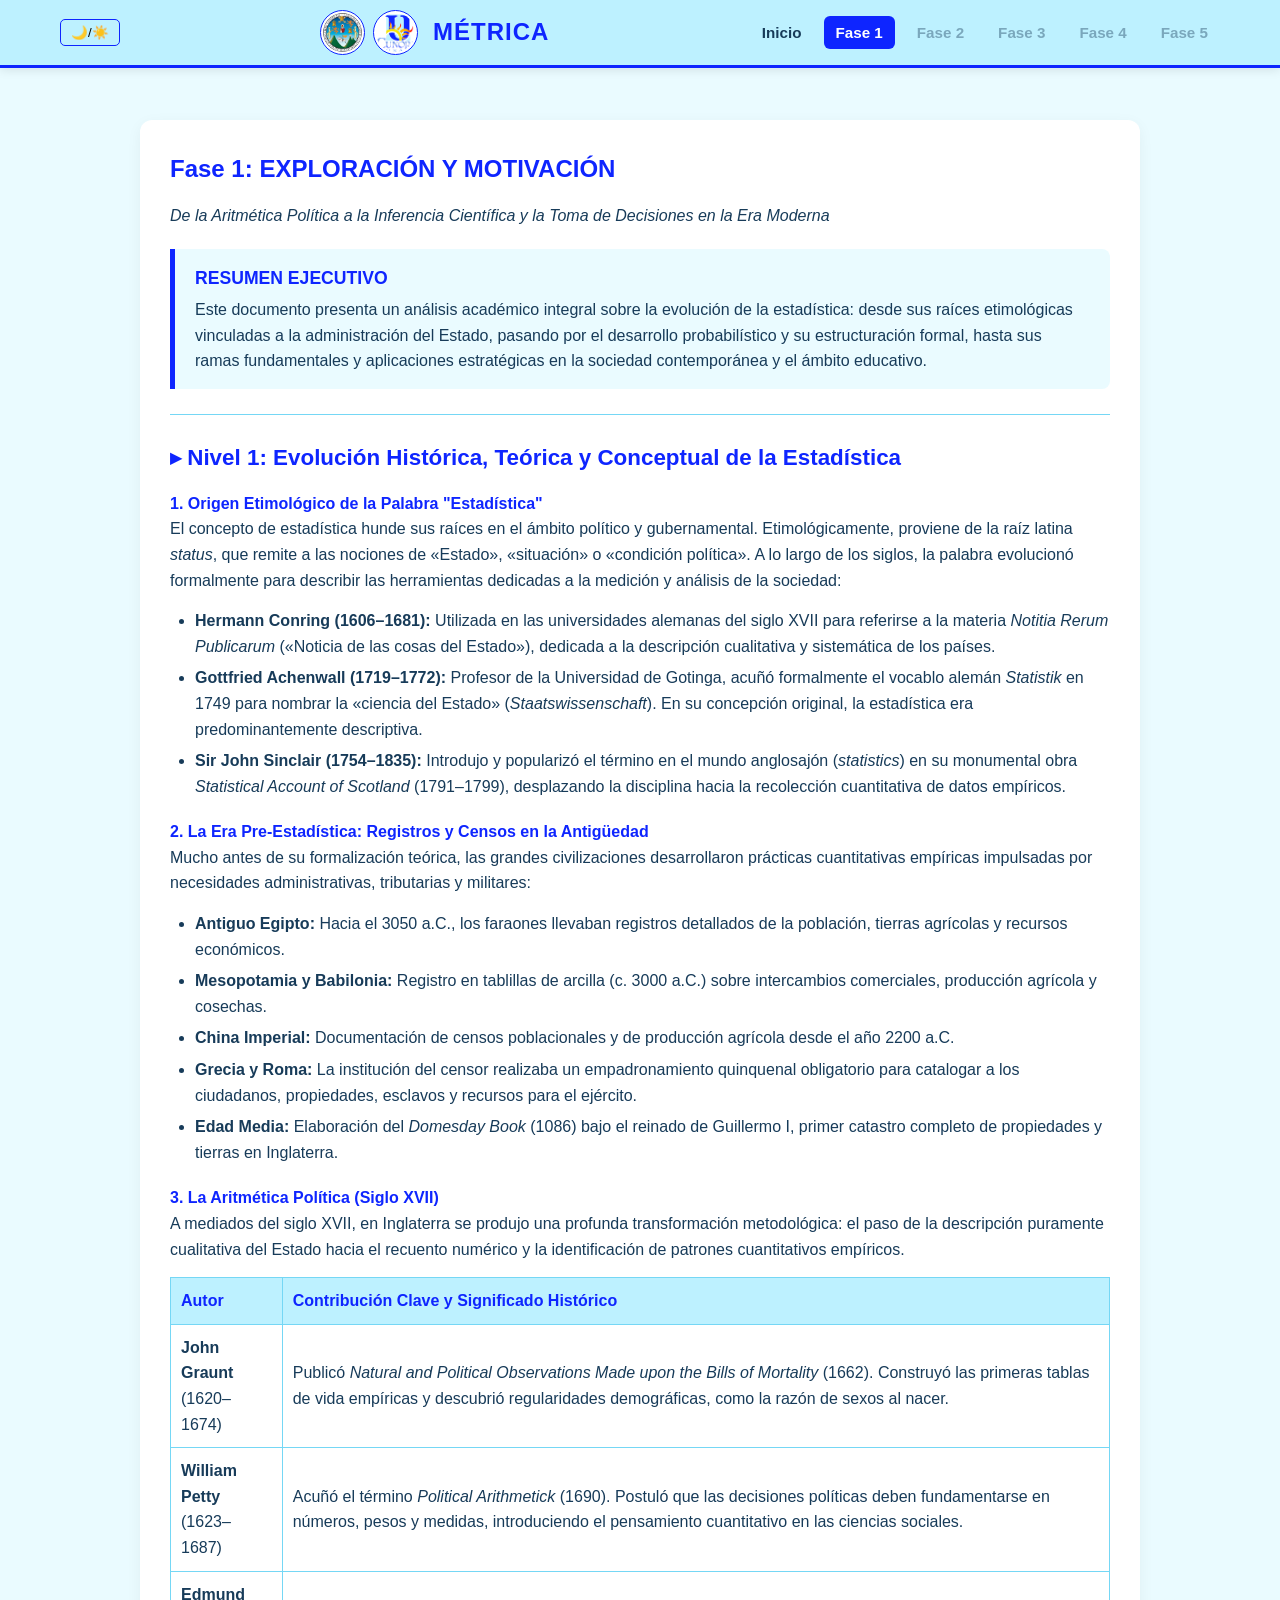
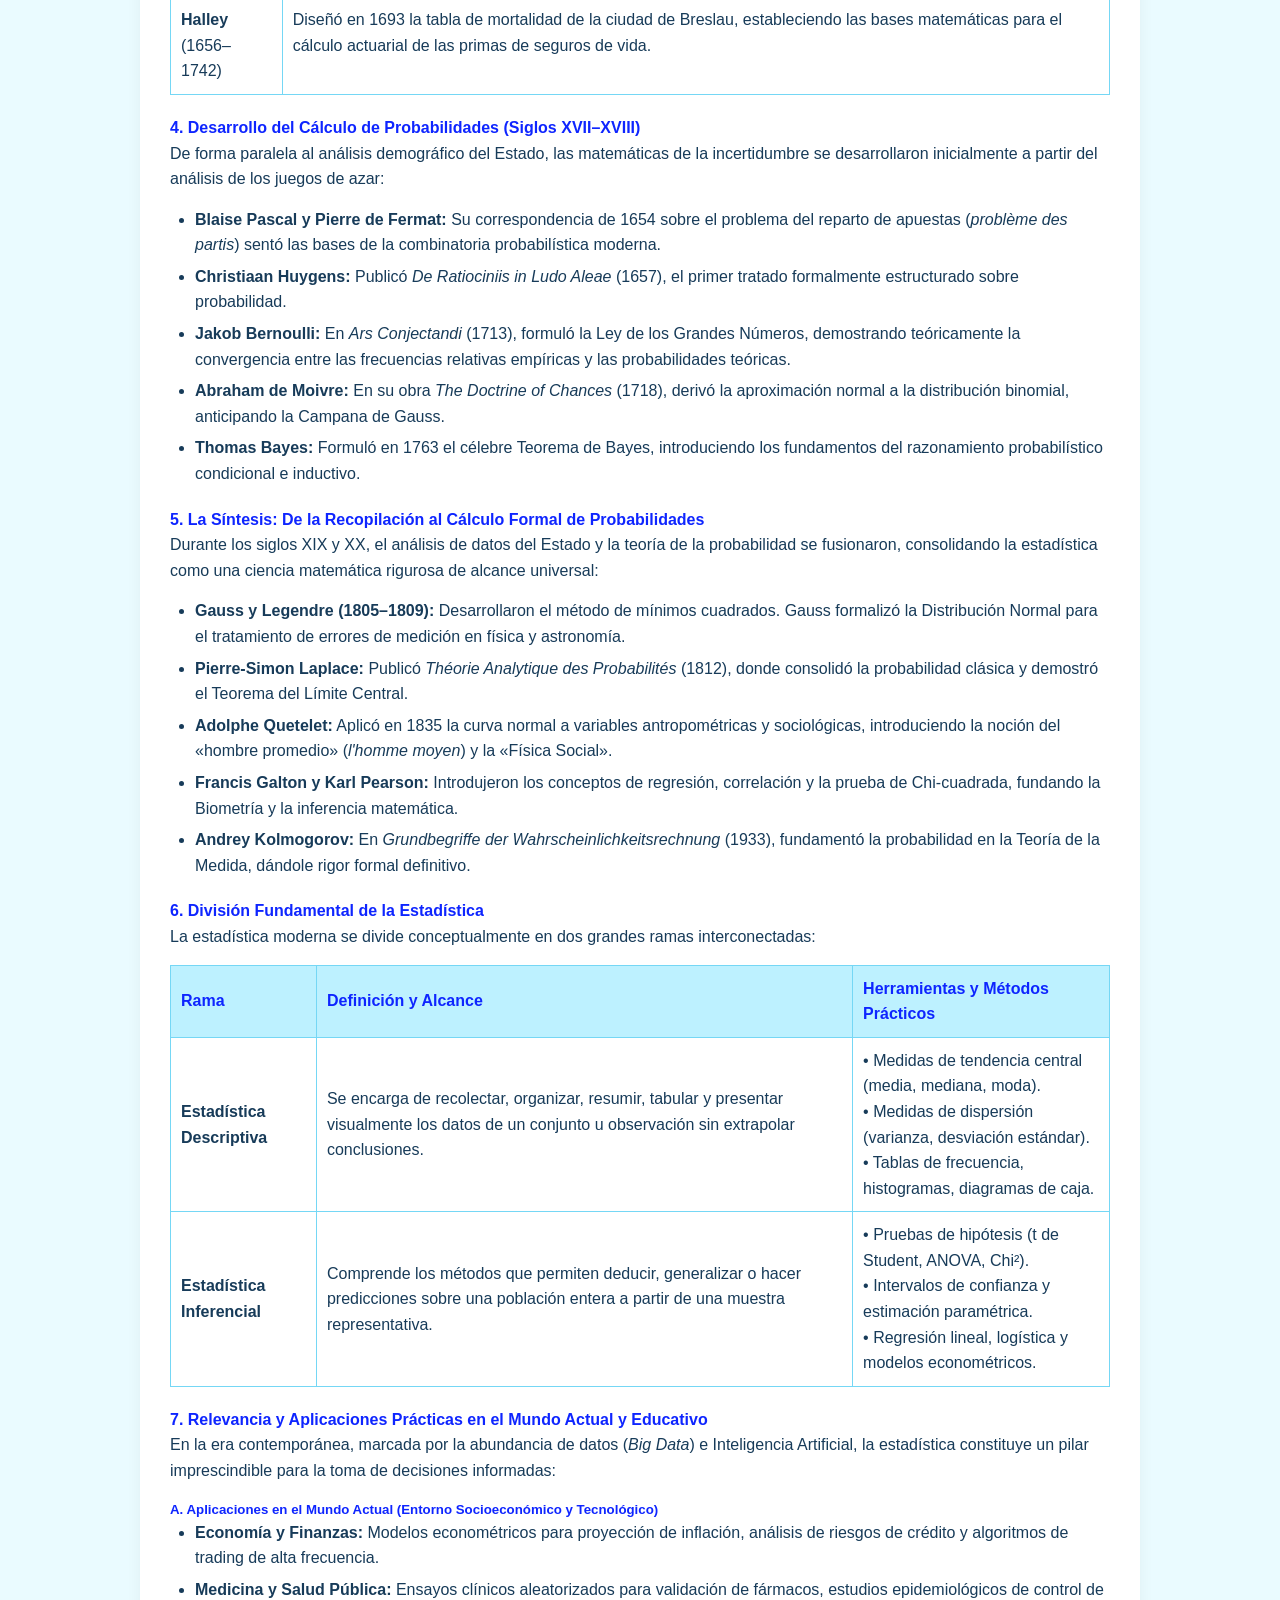
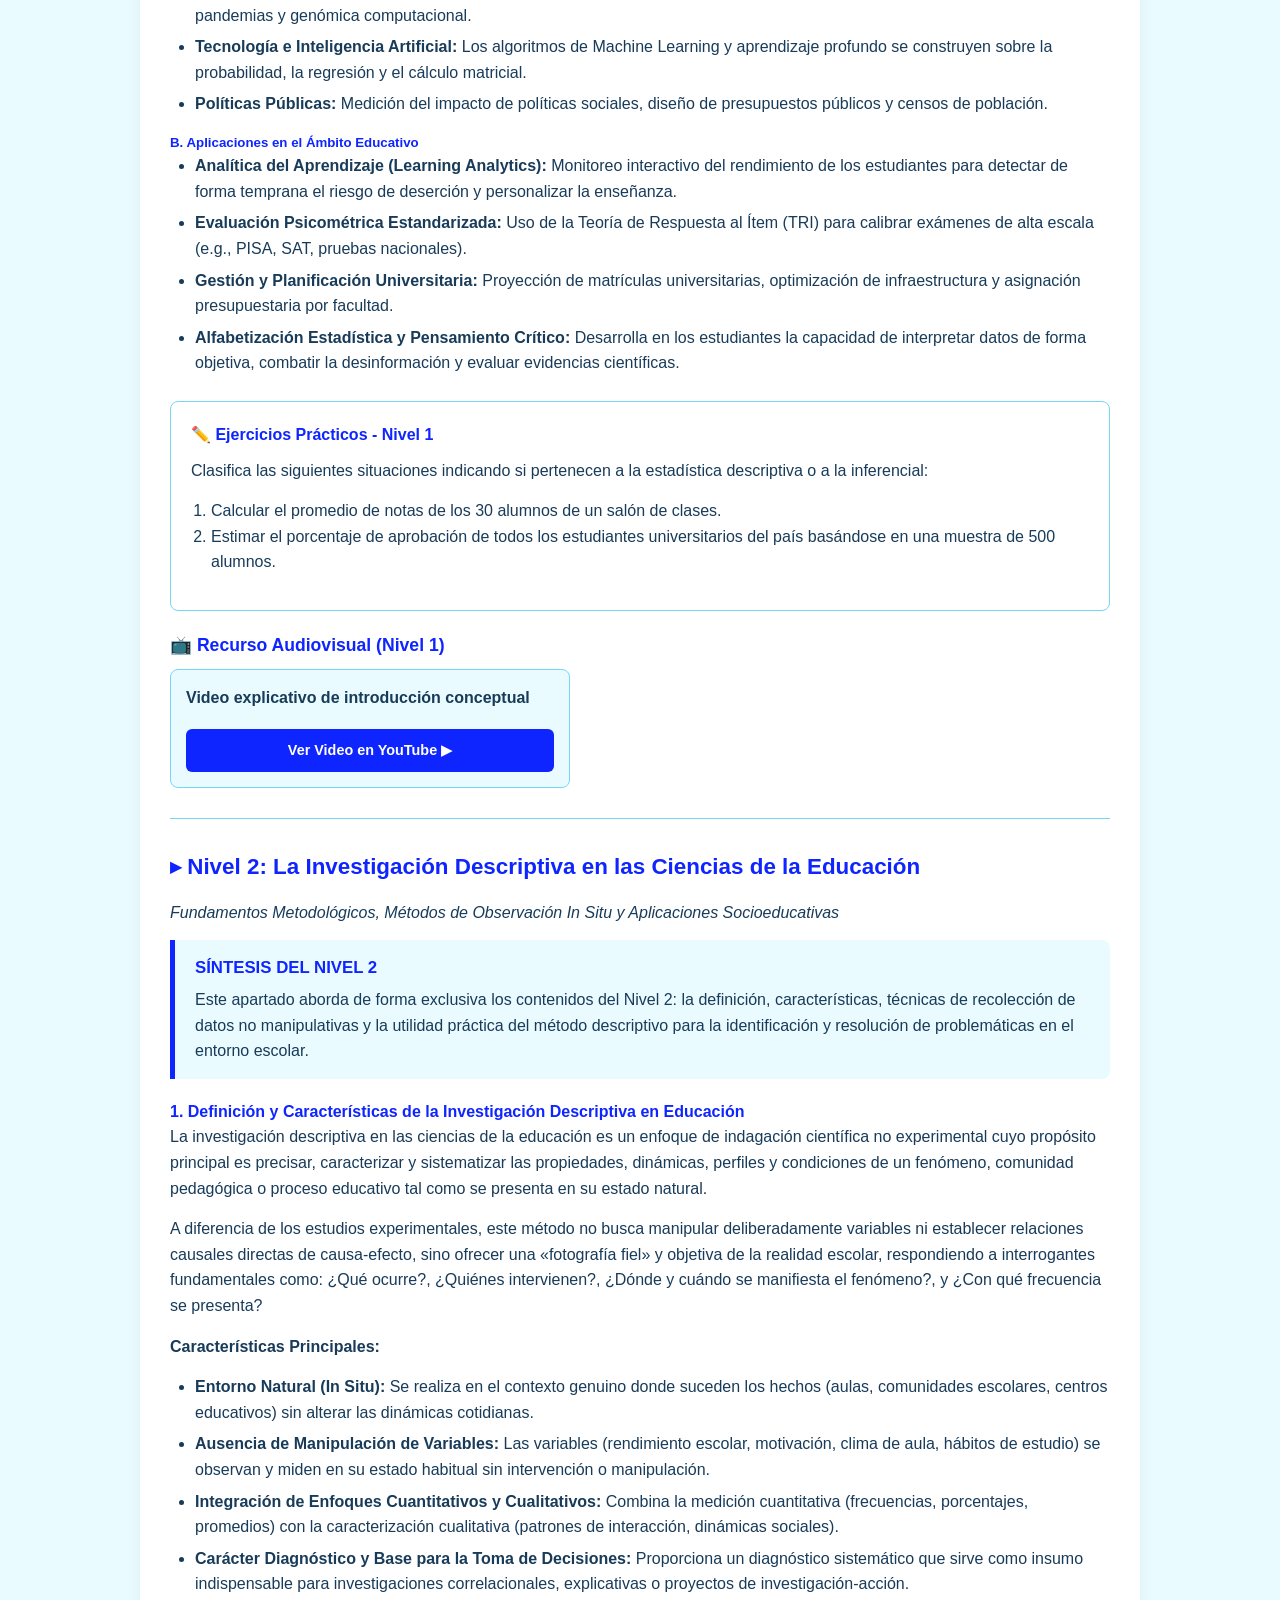
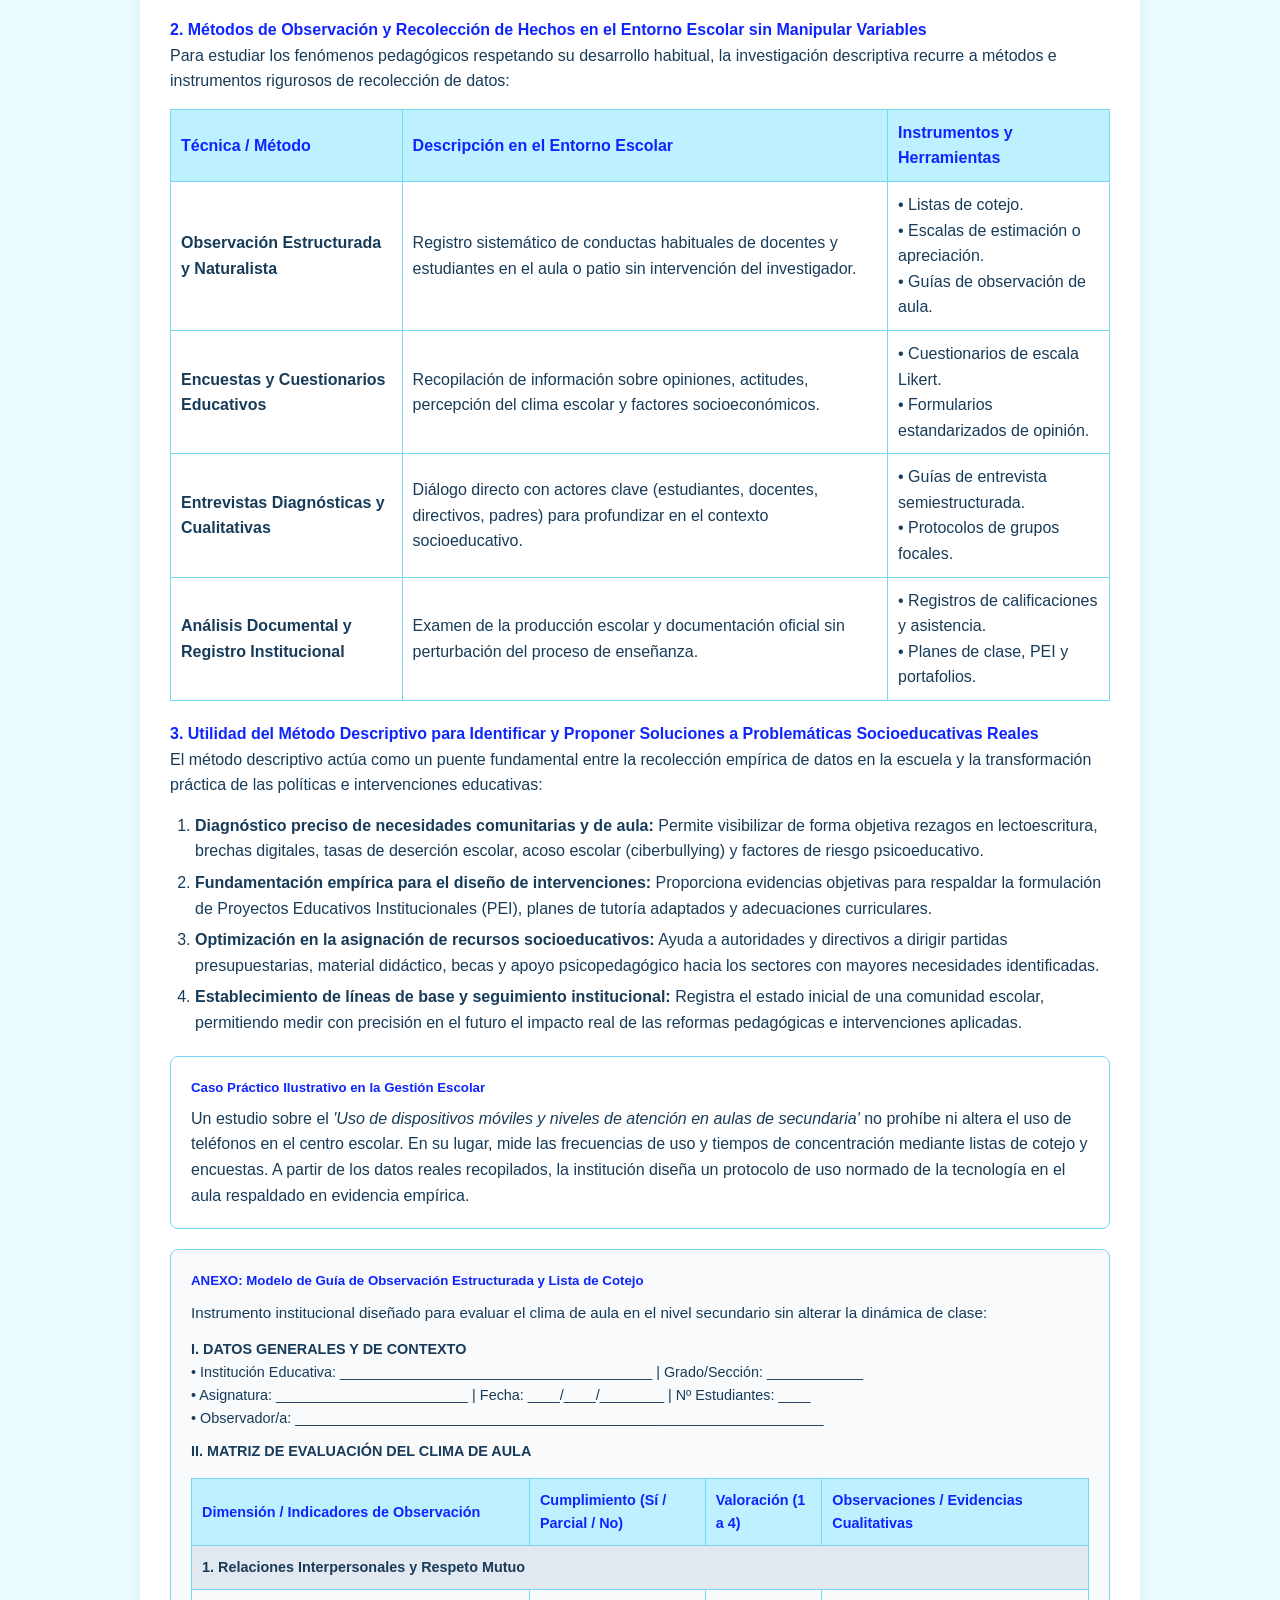
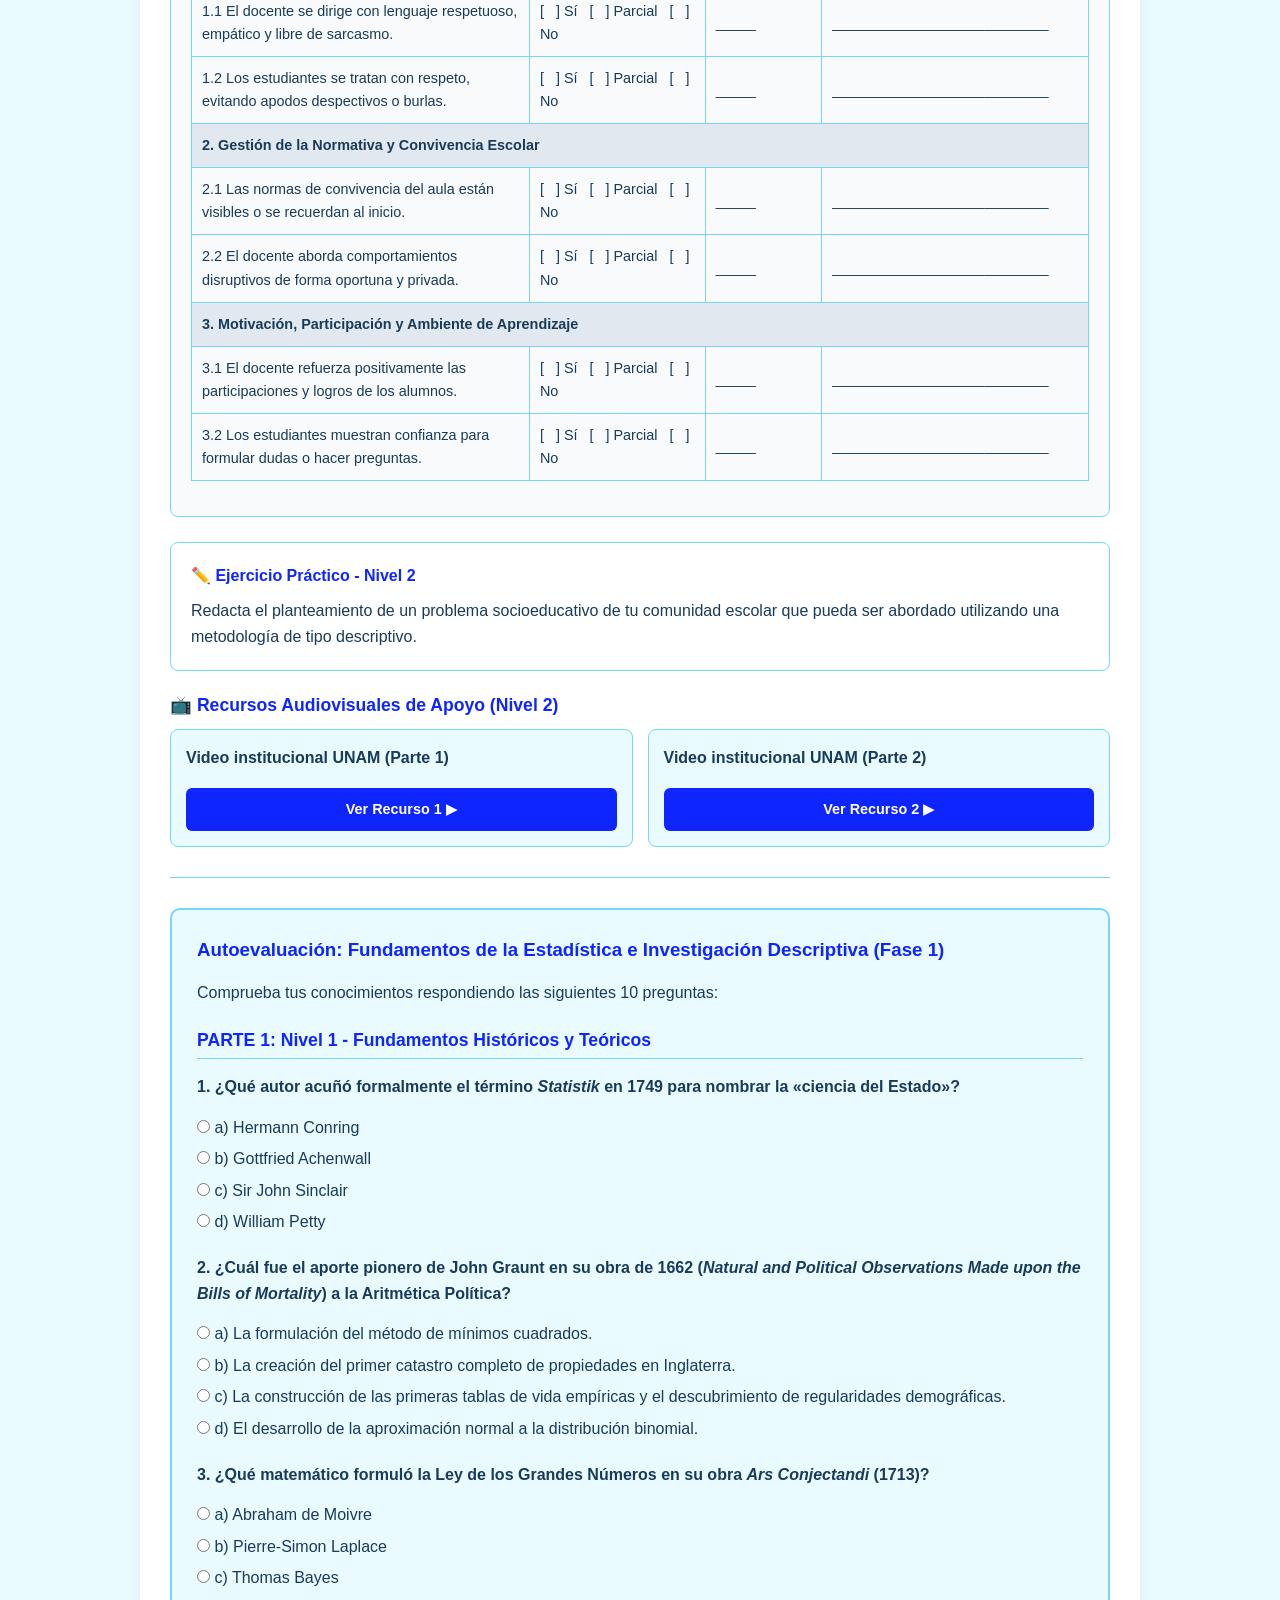
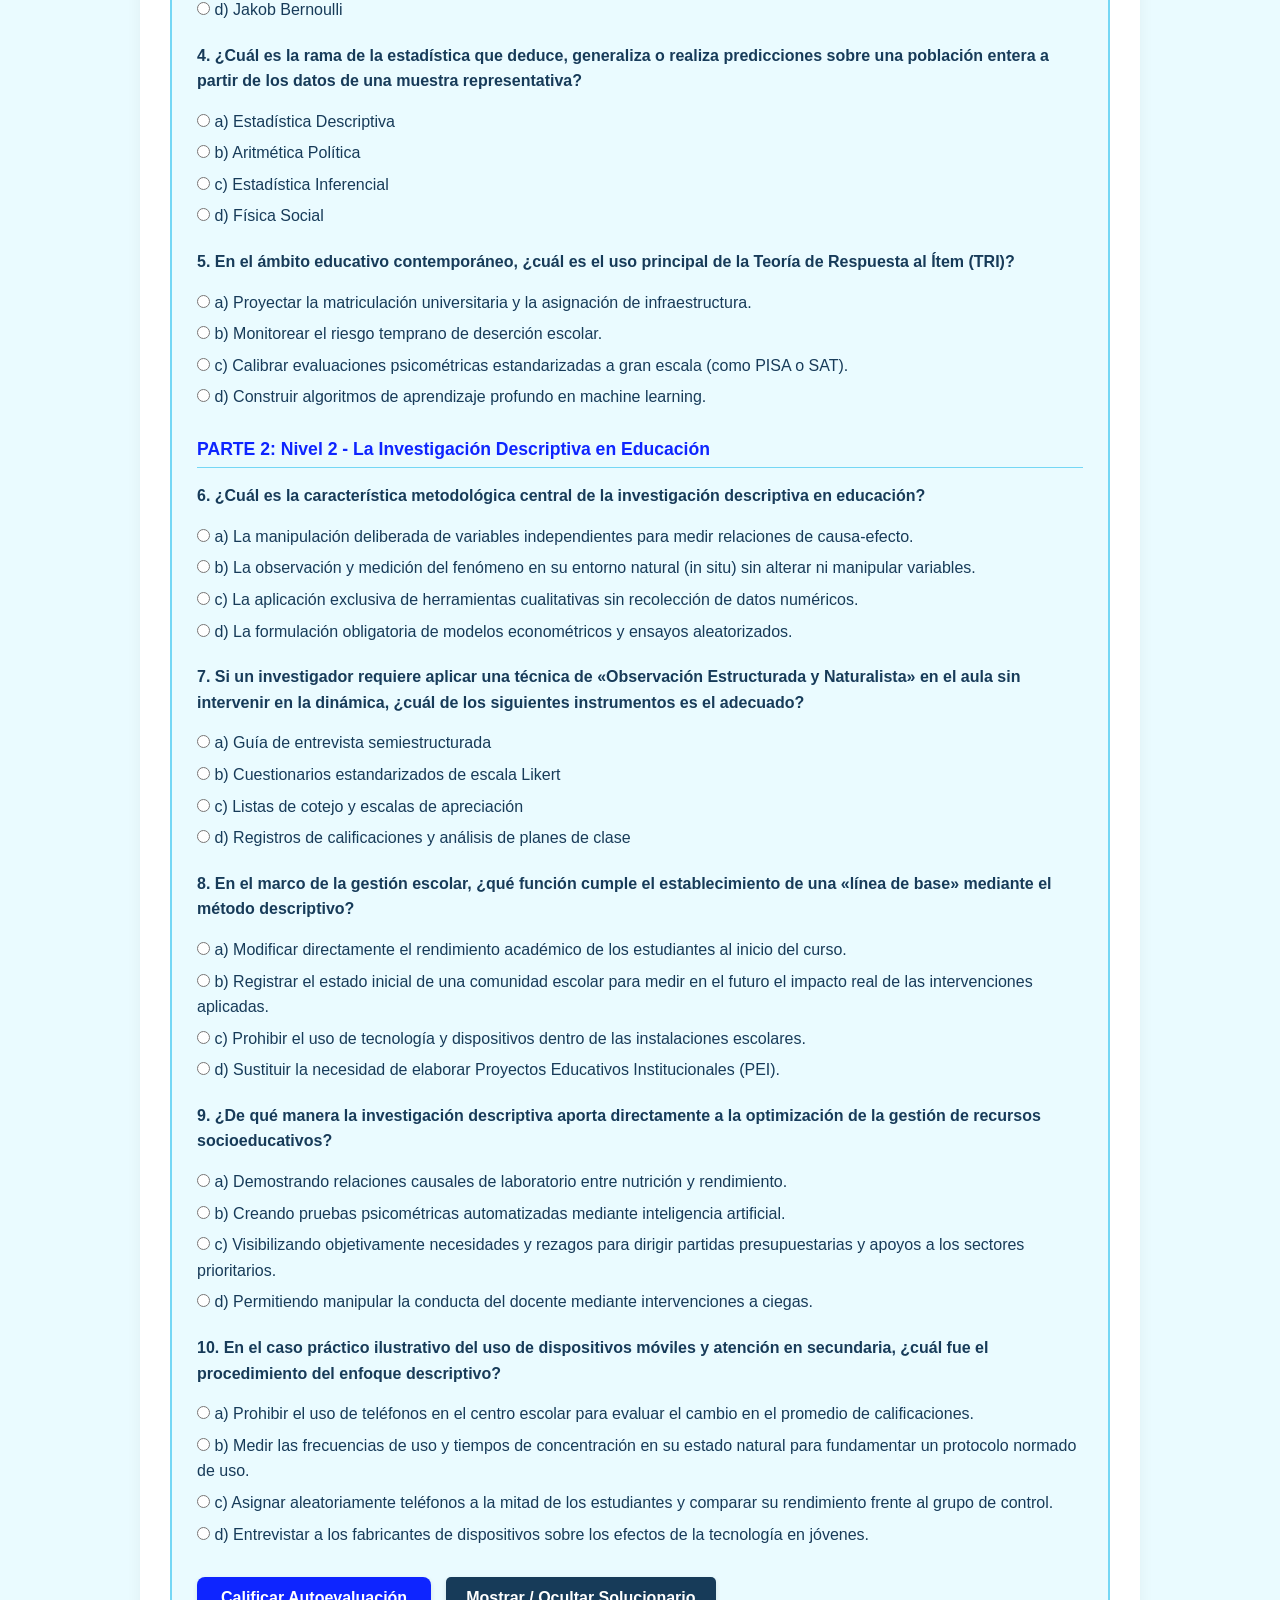
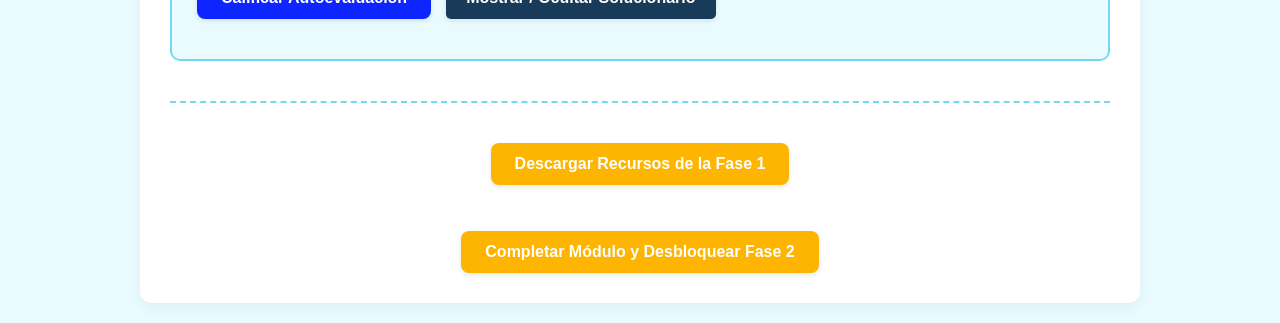
<file: fase2.html>
<!DOCTYPE html>
<html lang="es">
<head>
  <meta charset="UTF-8">
  <meta name="viewport" content="width=device-width, initial-scale=1.0">
  <title>MÉTRICA - Fase 2: RECOPILACIÓN DE DATOS</title>
  <link rel="stylesheet" href="css/styles.css">
  <style>
    .quiz-container {
      background-color: var(--color-fondo);
      border: 2px solid var(--color-complementario);
      padding: 25px;
      border-radius: 10px;
      margin: 30px 0;
    }
    .pregunta-box {
      margin-bottom: 20px;
    }
    .pregunta-box p {
      font-weight: 600;
      color: var(--color-texto);
    }
    .opciones-list {
      list-style: none;
      margin-top: 8px;
    }
    .opciones-list li {
      margin-bottom: 6px;
    }
    #resultadoQuiz {
      font-weight: bold;
      font-size: 1.1rem;
      margin-top: 15px;
      text-align: center;
    }
    .tabla-academica {
      width: 100%;
      border-collapse: collapse;
      margin: 15px 0;
    }
    .tabla-academica th, .tabla-academica td {
      border: 1px solid var(--color-complementario);
      padding: 10px;
      text-align: left;
    }
    .tabla-academica th {
      background-color: var(--color-principal);
      color: var(--color-institucional);
    }
    .resumen-ejecutivo {
      background-color: var(--color-fondo);
      border-left: 5px solid var(--color-institucional);
      padding: 15px 20px;
      border-radius: 0 8px 8px 0;
      margin: 20px 0;
    }
    .ejercicio-box {
      background-color: #ffffff;
      border: 1px solid #75D7F5;
      padding: 20px;
      border-radius: 8px;
      margin: 20px 0;
    }
    .video-card {
      border: 1px solid var(--color-complementario);
      padding: 15px;
      border-radius: 8px;
      background: var(--color-fondo);
      display: flex;
      flex-direction: column;
      justify-content: space-between;
    }
    .btn-video {
      display: inline-block;
      background-color: #0E25FF;
      color: #fff !important;
      padding: 10px 18px;
      border-radius: 6px;
      text-decoration: none;
      font-size: 0.9rem;
      font-weight: bold;
      text-align: center;
      transition: background 0.3s ease;
      margin-top: 10px;
    }
    .btn-video:hover {
      background-color: #0012b3;
    }
    .solucionario-box {
      display: none;
      background-color: #eef9ff;
      border: 2px solid #75D7F5;
      padding: 20px;
      border-radius: 8px;
      margin-top: 20px;
    }
    .esquema-box {
      background-color: #f8fafc;
      border: 1px dashed var(--color-institucional);
      padding: 15px;
      border-radius: 6px;
      font-family: monospace;
      font-size: 0.85rem;
      overflow-x: auto;
      margin: 15px 0;
      white-space: pre;
    }
  </style>

  <script>
    // Validar al cargar la página si la fase está autorizada
    document.addEventListener("DOMContentLoaded", function() {
      const faseMaxima = parseInt(localStorage.getItem("faseMaxima") || "1");
      
      if (faseMaxima < 2) {
        alert("⚠️ Esta fase se encuentra bloqueada. Debe ingresar el código autorizado por la Catedrática en la fase anterior.");
        window.location.href = "fase1.html";
      }
    });
  </script>
</head>
<body>

  <header>
    <nav>
      <button onclick="toggleDarkMode()" style="background: none; border: 1px solid var(--color-institucional); padding: 5px 10px; border-radius: 5px; cursor: pointer;" title="Cambiar Modo Oscuro/Claro">🌙/☀️</button>
      <div class="brand-container">
        <div class="brand-logos">
          <img src="images/logo_usac.jpg" alt="USAC">
          <img src="images/logo_cunori.png" alt="CUNORI">
        </div>
        <a href="index.html" class="logo">MÉTRICA</a>
      </div>
      <ul class="nav-links">
        <li><a href="index.html">Inicio</a></li>
        <li><a href="fase1.html" data-fase="1">Fase 1</a></li>
        <li><a href="fase2.html" data-fase="2" class="active">Fase 2</a></li>
        <li><a href="fase3.html" data-fase="3">Fase 3</a></li>
        <li><a href="fase4.html" data-fase="4">Fase 4</a></li>
        <li><a href="fase5.html" data-fase="5">Fase 5</a></li>
      </ul>
    </nav>
  </header>

  <main>
    <h2>Fase 2: RECOPILACIÓN DE DATOS</h2>
    <p style="font-style: italic; color: var(--color-texto);">Fundamentos Metodológicos, Método Científico, Instrumentos y Tipologías de Muestreo</p>

    <div class="resumen-ejecutivo">
      <h3 style="color: var(--color-institucional); font-size: 1.1rem; margin-bottom: 5px;">SÍNTESIS GENERAL DE LA FASE 2</h3>
      <p style="margin-bottom: 0;">
        Este módulo integra los contenidos del Nivel 1 (conceptualización de la investigación educativa, el método científico y la validación de instrumentos) y del Nivel 2 (teoría del muestreo probabilístico, tipologías y criterios de selección muestral).
      </p>
    </div>

    <hr style="border: 0; border-top: 1px solid var(--color-complementario); margin: 25px 0;">

    <!-- ==================== NIVEL 1 ==================== -->
    <article class="nivel-container">
      <h3 style="color: var(--color-institucional); font-size: 1.4rem; margin-bottom: 15px;">
        ▸ Nivel 1: La Investigación Científica en las Ciencias de la Educación
      </h3>
      <p style="font-style: italic; color: var(--color-texto);">Fundamentos Metodológicos, Método Científico y Estrategias para Recolección de Datos Primarios[cite: 5]</p>

      <div style="margin-top: 15px;">
        <h4 style="color: var(--color-institucional);">1. Conceptualización de la Investigación Científica en Educación</h4>
        <p>
          La investigación científica en ciencias de la educación se define como un proceso reflexivo, sistemático, controlado y crítico que busca descubrir, interpretar y transformar fenómenos y dinámicas del ámbito educativo. A diferencia del conocimiento empírico o intuitivo, emplea procedimientos metodológicos rigurosos para validar proposiciones sobre la enseñanza, el aprendizaje y la gestión institucional[cite: 5].
        </p>
        
        <div class="esquema-box">【 ESQUEMA: DIMENSIONES DE LA INVESTIGACIÓN EDUCATIVA 】
┌──────────────────────────────────────────────────────────┐
│       INVESTIGACIÓN CIENTÍFICA EN EDUCACIÓN              │
└────────────────────────────┬─────────────────────────────┘
                             │      
      ┌──────────────────────┼──────────────────────┐      
      ▼                      ▼                      ▼      
┌──────────────┐      ┌──────────────┐      ┌──────────────┐
│  PEDAGÓGICA  │      │ PSICOSOCIAL  │      │ADMINISTRATIVA│
│ Procesos de  │      │ Dinámicas de │      │ Gestión de   │
│ Enseñanza y  │      │ Aula, Clima  │      │ Recurso y    │
│ Aprendizaje  │      │ y Contexto   │      │ Planificación│
└──────────────┘      └──────────────┘      └──────────────┘</div>

        <p><strong>Características Fundamentales:</strong>[cite: 5]</p>
        <ul style="margin-left: 25px; margin-bottom: 15px;">
          <li style="margin-bottom: 6px;"><strong>Naturaleza Multidimensional:</strong> Integra dimensiones pedagógicas, psicológicas, sociológicas y administrativas que interactúan simultáneamente en la comunidad escolar[cite: 5].</li>
          <li style="margin-bottom: 6px;"><strong>Orientación a la Praxis y Transformación:</strong> Los resultados no solo buscan describir realidades, sino fundamentar intervenciones dirigidas a mejorar los procesos didácticos e institucionales[cite: 5].</li>
          <li style="margin-bottom: 6px;"><strong>Complejidad del Objeto de Estudio:</strong> Enfrenta la variabilidad humana y del entorno social, requiriendo un tratamiento metodológico riguroso[cite: 5].</li>
        </ul>
      </div>

      <div style="margin-top: 20px;">
        <h4 style="color: var(--color-institucional);">2. El Método Científico Aplicado a la Solución de Problemas</h4>
        <p>
          La aplicación del método científico permite abordar de manera estructurada tanto las problemáticas del aula como las deficiencias organizacionales del entorno escolar[cite: 5].
        </p>

        <div class="esquema-box">【 ESQUEMA: FLUJO DEL MÉTODO CIENTÍFICO EN INVESTIGACIÓN EDUCATIVA 】
[Observación e Identificación de la Problemática Escolar]
                           │
                           ▼
    [Formulación Clara del Problema e Interrogantes]
                           │
                           ▼
   [Planteamiento de Hipótesis o Proposiciones Guía]
                           │
                           ▼
 [Diseño Metodológico y Recolección de Datos de Campo]
                           │
                           ▼
    [Análisis de Resultados e Inferencia de Conclusiones]
                           │
                           ▼
  [Propuesta de Solución, Transformación o Intervención]</div>

        <table class="tabla-academica">
          <thead>
            <tr>
              <th>Etapa del Método Científico</th>
              <th>Aplicación en el Ámbito Pedagógico</th>
              <th>Aplicación en la Gestión Administrativa</th>
            </tr>
          </thead>
          <tbody>
            <tr>
              <td><strong>1. Observación e Identificación</strong></td>
              <td>Detección de dificultades de comprensión lectora en estudiantes de primaria[cite: 5].</td>
              <td>Identificación de demoras recurrentes en el trámite de matriculación de alumnos[cite: 5].</td>
            </tr>
            <tr>
              <td><strong>2. Formulación del Problema</strong></td>
              <td>¿De qué manera el uso de estrategias visuales mejora la comprensión lectora?[cite: 5]</td>
              <td>¿Qué factores organizacionales generan cuellos de botella en la matriculación?[cite: 5]</td>
            </tr>
            <tr>
              <td><strong>3. Planteamiento de Hipótesis</strong></td>
              <td>El uso de organizadores gráficos incrementará significativamente el nivel de comprensión[cite: 5].</td>
              <td>La automatización del registro digital reducirá el tiempo de trámite en un 40%[cite: 5].</td>
            </tr>
            <tr>
              <td><strong>4. Experimentación / Recolección</strong></td>
              <td>Aplicación de pre-test, secuencia didáctica innovadora y post-test en aulas piloto[cite: 5].</td>
              <td>Medición de tiempos de atención y encuestas de satisfacción a usuarios del proceso[cite: 5].</td>
            </tr>
            <tr>
              <td><strong>5. Análisis e Inferencia</strong></td>
              <td>Comparación estadística de medias antes y después de la intervención didáctica[cite: 5].</td>
              <td>Evaluación de costos, tiempos de procesamiento y nivel de satisfacción post-reforma[cite: 5].</td>
            </tr>
          </tbody>
        </table>
      </div>

      <div style="margin-top: 20px;">
        <h4 style="color: var(--color-institucional);">3. Importancia de la Formulación de Preguntas Guía Claras y Precisas</h4>
        <p>
          Las preguntas de investigación son el eje articulador de todo estudio científico. Una pregunta guía bien formulada define el alcance, orienta los objetivos y determina los instrumentos requeridos[cite: 5].
        </p>

        <div class="esquema-box">【 ESQUEMA: MATRIZ DE CONSISTENCIA Y ALINEACIÓN DE LA PREGUNTA GUÍA 】
┌─────────────────────────────────────────────────────────┐
│              PREGUNTA DE INVESTIGACIÓN                  │
│  (¿De qué manera X influye en Y en el contexto Z?)     │
└────────────────────────────┬────────────────────────────┘
                             │      
      ┌──────────────────────┴──────────────────────┐      
      ▼                                             ▼      
┌────────────────────────────┐       ┌────────────────────────────┐
│     OBJETIVO GENERAL       │       │    DISEÑO DEL INSTRUMENTO  │
│ (Determinar el efecto de X │ <===> │ (Items del cuestionario /  │
│    en Y en el contexto Z)  │       │  preguntas de entrevista)  │
└────────────────────────────┘       └────────────────────────────┘</div>

        <ul style="margin-left: 25px; margin-bottom: 15px;">
          <li style="margin-bottom: 6px;"><strong>Delimitación y Claridad:</strong> Evitan ambigüedades. Por ejemplo, precisar: «¿Cuál es el nivel de logro académico en matemáticas de los estudiantes de quinto grado?»[cite: 5]</li>
          <li style="margin-bottom: 6px;"><strong>Factibilidad Empírica:</strong> Deben responder a variables observables y medibles empíricamente en el contexto escolar real[cite: 5].</li>
          <li style="margin-bottom: 6px;"><strong>Guía para la Matriz de Consistencia:</strong> Evitan el extravío metodológico durante la fase de recolección y análisis[cite: 5].</li>
        </ul>
      </div>

      <div style="margin-top: 20px;">
        <h4 style="color: var(--color-institucional);">4. Estrategias Metodológicas para Instrumentos de Datos Primarios</h4>
        <p>La recolección de datos primarios requiere un diseño riguroso para asegurar la validez y confiabilidad:</p>

        <div class="esquema-box">【 ESQUEMA: FASES DE VALIDACIÓN Y CONFIABILIDAD DEL INSTRUMENTO 】
  [Construcción del Instrumento (Reactivos / Preguntas)]
                           │
                           ▼
 [Validez de Contenido: Juicio de Expertos (3 a 5 evaluadores)]
                           │
                           ▼
   [Prueba Piloto: Aplicación a Muestra Equivalente]
                           │
                           ▼
  [Cálculo de Confiabilidad: Alfa de Cronbach (α ≥ 0.80)]
                           │
                           ▼
 [Aplicación Definitiva en la Muestra de Estudio]</div>

        <p><strong>A. Diseño y Validez de Cuestionarios:</strong>[cite: 5]</p>
        <ul style="margin-left: 25px; margin-bottom: 10px;">
          <li>Uso de escalas estandarizadas (ej. Escala Likert de 5 puntos)[cite: 5].</li>
          <li>Validez de Contenido mediante juicio de 3 a 5 expertos pedagógicos[cite: 5].</li>
          <li>Confiabilidad calculada mediante el coeficiente Alfa de Cronbach ($\alpha \ge 0.80$)[cite: 5].</li>
        </ul>

        <p><strong>B. Diseño de Guías de Entrevista:</strong>[cite: 5]</p>
        <ul style="margin-left: 25px; margin-bottom: 15px;">
          <li>Estructuración modular semiestructurada por dimensiones analíticas[cite: 5].</li>
          <li>Creación de un ambiente de confianza (rapport) para evitar sesgos[cite: 5].</li>
        </ul>
      </div>

      <!-- EJERCICIO NIVEL 1 -->
      <div class="ejercicio-box" style="margin-top: 20px;">
        <h4 style="color: var(--color-institucional); margin-bottom: 8px;">✏️ Ejercicio Práctico - Nivel 1</h4>
        <p style="margin-bottom: 0;">
          Diseña un mini-cuestionario piloto de 3 preguntas enfocado en evaluar la percepción del clima de aula en el nivel primario, preprimario y diversificado[cite: 5].
        </p>
      </div>

      <!-- VIDEOS NIVEL 1 -->
      <div style="margin-top: 20px;">
        <h4 style="color: var(--color-institucional); font-size: 1.1rem; margin-bottom: 10px;">📺 Recursos Audiovisuales de Apoyo (Nivel 1)</h4>
        <div style="display: grid; grid-template-columns: repeat(auto-fit, minmax(250px, 1fr)); gap: 15px;">
          <div class="video-card">
            <p style="font-weight: bold; margin-bottom: 8px;">Recurso institucional UNAM</p>
            <a href="https://canal.uned.es/video/6ad1f70d8e59be26cb0c0621?utm_source=chatgpt.com" target="_blank" class="btn-video">Ver Recurso 1 ▶</a>
          </div>
          <div class="video-card">
            <p style="font-weight: bold; margin-bottom: 8px;">Video explicativo complementario</p>
            <a href="https://www.youtube.com/watch?v=imLMqyc0yv4" target="_blank" class="btn-video">Ver Recurso 2 ▶</a>
          </div>
        </div>
      </div>
    </article>

    <hr style="border: 0; border-top: 1px solid var(--color-complementario); margin: 30px 0;">

    <!-- ==================== NIVEL 2 ==================== -->
    <article class="nivel-container" style="margin-top: 30px;">
      <h3 style="color: var(--color-institucional); font-size: 1.4rem; margin-bottom: 15px;">
        ▸ Nivel 2: Métodos de Muestreo Probabilístico en la Investigación Educativa
      </h3>
      <p style="font-style: italic; color: var(--color-texto);">Conceptos Clave, Tipologías de Muestreo y Criterios de Selección Metodológica[cite: 5]</p>

      <div style="margin-top: 15px;">
        <h4 style="color: var(--color-institucional);">1. Conceptos Clave de la Teoría del Muestreo</h4>
        <p>
          El muestreo constituye el pilar fundamental de la inferencia estadística, permitiendo extrapolar hallazgos observados en un subconjunto hacia la totalidad de la población bajo márgenes de error cuantificables[cite: 5].
        </p>

        <div class="esquema-box">【 ESQUEMA: RELACIÓN ENTRE POBLACIÓN, MUESTRA, PARÁMETRO Y ESTADÍSTICO 】
┌──────────────────────────────────────────────────────────┐
│             POBLACIÓN (N) [Parámetros: μ, σ]             │
│ (Conjunto total de elementos del sistema educativo)      │
└────────────────────────────┬─────────────────────────────┘
                             │                
                Muestreo Probabilístico (P(x) > 0)
                             │                             
                             ▼
┌──────────────────────────────────────────────────────────┐
│              MUESTRA (n) [Estadísticos: x̄, s]            │
│ (Subconjunto representativo de elementos seleccionados)  │
└────────────────────────────┬─────────────────────────────┘
                             │                 
                 Inferencia Estadística
                             └──────────────────────────────► (Población)</div>

        <ul style="margin-left: 25px; margin-bottom: 15px;">
          <li style="margin-bottom: 6px;"><strong>Población (N):</strong> Conjunto completo de elementos que poseen características comunes de interés[cite: 5].</li>
          <li style="margin-bottom: 6px;"><strong>Muestra (n):</strong> Subconjunto representativo de la población sobre el cual se recolectan datos primarios[cite: 5].</li>
          <li style="margin-bottom: 6px;"><strong>Parámetro:</strong> Valor numérico fijo que describe una propiedad cuantitativa de la población total ($\mu$ o $\sigma$)[cite: 5].</li>
          <li style="margin-bottom: 6px;"><strong>Estadístico:</strong> Medida cuantitativa calculada a partir de los datos de la muestra ($\bar{x}$ o $s$)[cite: 5].</li>
        </ul>
      </div>

      <div style="margin-top: 20px;">
        <h4 style="color: var(--color-institucional);">2. Clasificación de Métodos de Muestreo Probabilístico</h4>
        <p>
          En el muestreo probabilístico, todos los elementos de la población tienen una probabilidad conocida y distinta de cero de ser seleccionados, eliminando el sesgo[cite: 5]:
        </p>

        <div class="esquema-box">【 ESQUEMA: TIPOLOGÍAS DEL MUESTREO PROBABILÍSTICO 】
┌──────────────────────────────────────────────────────────┐
│               MUESTREO PROBABILÍSTICO                    │
└────────────────────────────┬─────────────────────────────┘
                             │      
      ┌──────────────────────┼──────────────────────┐      
      ▼                      ▼                      ▼      
┌──────────────┐      ┌──────────────┐      ┌──────────────┐
│  ALEATORIO   │      │ ESTRATIFICADO│      │ CONGLOMERADOS│
│    SIMPLE    │      │ (Homogéneo   │      │ (Heterogéneo │
│(Azar/Sorteo) │      │  intragrupo) │      │  intragrupo) │
└──────────────┘      └──────────────┘      └──────────────┘
                             │                             
                             ▼                      
                      ┌──────────────┐                      
                      │ SISTEMÁTICO  │                      
                      │  (Intervalo  │                      
                      │   k = N/n)   │                      
                      └──────────────┘</div>

        <table class="tabla-academica">
          <thead>
            <tr>
              <th>Método de Muestreo</th>
              <th>Mecánica de Selección</th>
              <th>Ejemplo en el Entorno Educativo</th>
            </tr>
          </thead>
          <tbody>
            <tr>
              <td><strong>Aleatorio Simple (MAS)</strong></td>
              <td>Cada sujeto se elige estrictamente al azar mediante números aleatorios o sorteo[cite: 5].</td>
              <td>Selección aleatoria de 50 alumnos de una lista oficial de 500 matriculados[cite: 5].</td>
            </tr>
            <tr>
              <td><strong>Estratificado</strong></td>
              <td>Se divide la población en estratos homogéneos (grados, género, zona) y se muestrea en cada uno[cite: 5].</td>
              <td>Selección proporcional de estudiantes por grado (1º a 5º de secundaria)[cite: 5].</td>
            </tr>
            <tr>
              <td><strong>Sistemático</strong></td>
              <td>Se elige un punto de inicio aleatorio y se selecciona cada k-ésimo elemento ($k = N/n$)[cite: 5].</td>
              <td>Selección de cada 10º estudiante que ingresa al plantel educativo[cite: 5].</td>
            </tr>
            <tr>
              <td><strong>Por Conglomerados</strong></td>
              <td>Se seleccionan grupos heterogéneos naturales (aulas, escuelas) en lugar de individuos[cite: 5].</td>
              <td>Selección aleatoria de 5 escuelas completas dentro de un municipio[cite: 5].</td>
            </tr>
          </tbody>
        </table>
      </div>

      <div style="margin-top: 20px;">
        <h4 style="color: var(--color-institucional);">3. Criterios para la Selección del Tipo de Muestra</h4>
        <p>La elección del diseño muestral depende de los recursos, el marco muestral y la heterogeneidad[cite: 5]:</p>

        <div class="esquema-box">¿Se dispone de marco muestral completo (lista N)?
                ┌───────────────┴───────────────┐
                ▼ SÍ                            ▼ NO / Disperso
    ¿La población es heterogénea        [Muestreo por Conglomerados
    por subgrupos relevantes?           o Multietápico por Aulas]
                │       
       ┌────────┴────────┐       
       ▼ SÍ              ▼ NO
[Muestreo          [Muestreo Aleatorio Estratificado]
Simple o Sistemático]</div>

        <ul style="margin-left: 25px; margin-bottom: 15px;">
          <li style="margin-bottom: 6px;"><strong>Disponibilidad y Heterogeneidad:</strong> Si existen subgrupos diferenciados (urbanas vs. rurales), el muestreo estratificado reduce la varianza[cite: 5].</li>
          <li style="margin-bottom: 6px;"><strong>Recursos y Logística:</strong> Cuando los recursos de campo son limitados, el conglomerado optimiza el costo geográfico[cite: 5].</li>
          <li style="margin-bottom: 6px;"><strong>Objetivos de Inferencia:</strong> Para alta precisión regional o nacional, se prefieren diseños estratificados con error $\le 5\%$[cite: 5].</li>
        </ul>
      </div>

      <!-- EJERCICIO NIVEL 2 -->
      <div class="ejercicio-box" style="margin-top: 20px;">
        <h4 style="color: var(--color-institucional); margin-bottom: 8px;">✏️ Ejercicio Práctico - Nivel 2</h4>
        <p style="margin-bottom: 0;">
          Imagina que tienes una población total de 200 docentes distribuidos en 4 escuelas diferentes y necesitas seleccionar una muestra representativa de 40 docentes utilizando muestreo estratificado. Explica brevemente cómo lo harías[cite: 5].
        </p>
      </div>

      <!-- VIDEOS NIVEL 2 -->
      <div style="margin-top: 20px;">
        <h4 style="color: var(--color-institucional); font-size: 1.1rem; margin-bottom: 10px;">📺 Recursos Audiovisuales de Apoyo (Nivel 2)</h4>
        <div style="display: grid; grid-template-columns: repeat(auto-fit, minmax(250px, 1fr)); gap: 15px;">
          <div class="video-card">
            <p style="font-weight: bold; margin-bottom: 8px;">Video de muestreo probabilístico (Parte 1)</p>
            <a href="https://www.youtube.com/watch?v=BBfiwkbtm0M" target="_blank" class="btn-video">Ver Recurso 1 ▶</a>
          </div>
          <div class="video-card">
            <p style="font-weight: bold; margin-bottom: 8px;">Video de muestreo probabilístico (Parte 2)</p>
            <a href="https://www.youtube.com/watch?v=3rP9wC0cbXU" target="_blank" class="btn-video">Ver Recurso 2 ▶</a>
          </div>
        </div>
      </div>
    </article>

    <hr style="border: 0; border-top: 1px solid var(--color-complementario); margin: 30px 0;">

    <!-- ==================== QUIZ AUTOCALIFICABLE DE 10 PREGUNTAS ==================== -->
    <section class="quiz-container">
      <h3 style="color: var(--color-institucional); margin-bottom: 15px;">Autoevaluación: Investigación Científica y Muestreo Probabilístico (Fase 2)</h3>
      <p>Comprueba tus conocimientos respondiendo las siguientes 10 preguntas[cite: 5]:</p>

      <form id="quizForm" style="margin-top: 20px;">
        <h4 style="color: var(--color-institucional); font-size: 1.1rem; border-bottom: 1px solid #75D7F5; padding-bottom: 4px;">PARTE 1: Nivel 1 - Investigación Científica y Datos Primarios</h4>
        
        <div class="pregunta-box" style="margin-top: 15px;">
          <p>1. ¿Cuál es la diferencia fundamental entre la investigación científica en educación y el conocimiento empírico o intuitivo?</p>
          <ul class="opciones-list">
            <li><label><input type="radio" name="p1" value="a"> a) La investigación científica se realiza únicamente en laboratorios fuera del entorno escolar[cite: 5].</label></li>
            <li><label><input type="radio" name="p1" value="b"> b) Emplea procedimientos metodológicos rigurosos, reflexivos y controlados para descubrir, interpretar y transformar fenómenos educativos[cite: 5].</label></li>
            <li><label><input type="radio" name="p1" value="c"> c) El conocimiento empírico requiere obligatoriamente un análisis estadístico avanzado en IBM SPSS[cite: 5].</label></li>
            <li><label><input type="radio" name="p1" value="d"> d) La investigación científica sólo se enfoca en la gestión presupuestaria administrativa[cite: 5].</label></li>
          </ul>
        </div>

        <div class="pregunta-box">
          <p>2. En el flujo del método científico aplicado a la educación, ¿cuál es el paso que sigue inmediatamente después de la Formulación Clara del Problema e Interrogantes?</p>
          <ul class="opciones-list">
            <li><label><input type="radio" name="p2" value="a"> a) Análisis de Resultados e Inferencia de Conclusiones[cite: 5].</label></li>
            <li><label><input type="radio" name="p2" value="b"> b) Propuesta de Solución, Transformación o Intervención[cite: 5].</label></li>
            <li><label><input type="radio" name="p2" value="c"> c) Planteamiento de Hipótesis o Proposiciones Guía[cite: 5].</label></li>
            <li><label><input type="radio" name="p2" value="d"> d) Aplicación del instrumento en la muestra definitiva[cite: 5].</label></li>
          </ul>
        </div>

        <div class="pregunta-box">
          <p>3. ¿Qué propiedad debe cumplir una Pregunta Guía de investigación para asegurar la factibilidad empírica?</p>
          <ul class="opciones-list">
            <li><label><input type="radio" name="p3" value="a"> a) Responder a variables observables y medibles empíricamente en el contexto escolar real[cite: 5].</label></li>
            <li><label><input type="radio" name="p3" value="b"> b) Ser redactada de forma abstracta e indefinida para abarcar múltiples temas[cite: 5].</label></li>
            <li><label><input type="radio" name="p3" value="c"> c) Evaluar la totalidad del sistema educativo nacional sin delimitar la población[cite: 5].</label></li>
            <li><label><input type="radio" name="p3" value="d"> d) Eliminar la necesidad de construir una matriz de consistencia[cite: 5].</label></li>
          </ul>
        </div>

        <div class="pregunta-box">
          <p>4. Durante el proceso de diseño de un cuestionario, ¿en qué consiste la fase de "Validez de Contenido"?</p>
          <ul class="opciones-list">
            <li><label><input type="radio" name="p4" value="a"> a) En el cálculo del coeficiente Alfa de Cronbach mediante un paquete estadístico[cite: 5].</label></li>
            <li><label><input type="radio" name="p4" value="b"> b) En la aplicación directa del cuestionario a la muestra definitiva de estudio[cite: 5].</label></li>
            <li><label><input type="radio" name="p4" value="c"> c) En el sometimiento del instrumento al juicio de 3 a 5 expertos pedagógicos para evaluar pertinencia, claridad y suficiencia[cite: 5].</label></li>
            <li><label><input type="radio" name="p4" value="d"> d) En la selección aleatoria de los estudiantes que participarán en el estudio[cite: 5].</label></li>
          </ul>
        </div>

        <div class="pregunta-box">
          <p>5. ¿Qué coeficiente estadístico se utiliza habitualmente durante la prueba piloto para medir la confiabilidad de un cuestionario de escala Likert (requiriendo un valor $\alpha \ge 0.80$)?</p>
          <ul class="opciones-list">
            <li><label><input type="radio" name="p5" value="a"> a) Coeficiente de correlación de Pearson[cite: 5].</label></li>
            <li><label><input type="radio" name="p5" value="b"> b) Alfa de Cronbach[cite: 5].</label></li>
            <li><label><input type="radio" name="p5" value="c"> c) Prueba t de Student[cite: 5].</label></li>
            <li><label><input type="radio" name="p5" value="d"> d) Chi-cuadrado[cite: 5].</label></li>
          </ul>
        </div>

        <h4 style="color: var(--color-institucional); font-size: 1.1rem; border-bottom: 1px solid #75D7F5; padding-bottom: 4px; margin-top: 25px;">PARTE 2: Nivel 2 - Métodos de Muestreo Probabilístico</h4>

        <div class="pregunta-box" style="margin-top: 15px;">
          <p>6. ¿Cómo se define formalmente el concepto de "Estadístico" en la teoría del muestreo?</p>
          <ul class="opciones-list">
            <li><label><input type="radio" name="p6" value="a"> a) Es un valor numérico fijo que describe una propiedad de la población total (como $\mu$ o $\sigma$)[cite: 5].</label></li>
            <li><label><input type="radio" name="p6" value="b"> b) Es el subconjunto total de elementos del sistema educativo nacional[cite: 5].</label></li>
            <li><label><input type="radio" name="p6" value="c"> c) Es una medida cuantitativa calculada a partir de los datos de la muestra (como $\bar{x}$ o $s$), utilizada para estimar el parámetro poblacional[cite: 5].</label></li>
            <li><label><input type="radio" name="p6" value="d"> d) Es el listado oficial o censo de todos los sujetos matriculados[cite: 5].</label></li>
          </ul>
        </div>

        <div class="pregunta-box">
          <p>7. ¿Cuál es la condición indispensable que define a un método de muestreo como Probabilístico?</p>
          <ul class="opciones-list">
            <li><label><input type="radio" name="p7" value="a"> a) Que la muestra sea seleccionada según el criterio o conveniencia del investigador[cite: 5].</label></li>
            <li><label><input type="radio" name="p7" value="b"> b) Que todos los elementos de la población tengan una probabilidad conocida y distinta de cero de ser seleccionados[cite: 5].</label></li>
            <li><label><input type="radio" name="p7" value="c"> c) Que no se requiera un marco muestral o lista previa de la población[cite: 5].</label></li>
            <li><label><input type="radio" name="p7" value="d"> d) Que la recolección de datos se realice exclusivamente mediante entrevistas cualitativas[cite: 5].</label></li>
          </ul>
        </div>

        <div class="pregunta-box">
          <p>8. Un investigador desea estudiar a 500 alumnos y decide seleccionar a un estudiante de una lista oficial cada k-ésimo intervalo ($k = N/n$) comenzando desde un punto aleatorio. ¿Qué tipo de muestreo probabilístico está aplicando?</p>
          <ul class="opciones-list">
            <li><label><input type="radio" name="p8" value="a"> a) Muestreo Aleatorio Simple (MAS)[cite: 5].</label></li>
            <li><label><input type="radio" name="p8" value="b"> b) Muestreo Estratificado[cite: 5].</label></li>
            <li><label><input type="radio" name="p8" value="c"> c) Muestreo Sistemático[cite: 5].</label></li>
            <li><label><input type="radio" name="p8" value="d"> d) Muestreo por Conglomerados[cite: 5].</label></li>
          </ul>
        </div>

        <div class="pregunta-box">
          <p>9. Si la población escolar presenta subgrupos con características claramente diferenciadas y homogéneas en su interior (por ejemplo: por grados escolares o zona urbana vs. rural), ¿qué método de muestreo es el más recomendado para reducir la varianza?</p>
          <ul class="opciones-list">
            <li><label><input type="radio" name="p9" value="a"> a) Muestreo por Conglomerados[cite: 5].</label></li>
            <li><label><input type="radio" name="p9" value="b"> b) Muestreo Estratificado[cite: 5].</label></li>
            <li><label><input type="radio" name="p9" value="c"> c) Muestreo Intencional o Por Cuotas[cite: 5].</label></li>
            <li><label><input type="radio" name="p9" value="d"> d) Muestreo Sistemático[cite: 5].</label></li>
          </ul>
        </div>

        <div class="pregunta-box">
          <p>10. ¿Cuándo es aconsejable utilizar un Muestreo por Conglomerados en lugar de un Muestreo Aleatorio Simple en investigaciones educativas?</p>
          <ul class="opciones-list">
            <li><label><input type="radio" name="p10" value="a"> a) Cuando no se cuenta con un marco muestral de individuos y los recursos/logística dificultan desplazarse a múltiples centros, seleccionando aulas o escuelas completas[cite: 5].</label></li>
            <li><label><input type="radio" name="p10" value="b"> b) Cuando se requiere que cada estudiante de la nación tenga exactamente la misma probabilidad individual directa sin agrupamiento[cite: 5].</label></li>
            <li><label><input type="radio" name="p10" value="c"> c) Cuando la población es muy pequeña y homogénea[cite: 5].</label></li>
            <li><label><input type="radio" name="p10" value="d"> d) Cuando se busca validar el coeficiente Alfa de Cronbach en un juicio de expertos[cite: 5].</label></li>
          </ul>
        </div>

        <div style="display: flex; gap: 15px; flex-wrap: wrap; margin-top: 20px;">
          <button type="button" class="btn-descargar" onclick="calificarQuiz()" style="background-color: var(--color-institucional); margin-top: 10px;">Calificar Autoevaluación</button>
          <button type="button" class="btn-descargar" onclick="toggleSolucionario()" style="background-color: #173B59; color: #fff; margin-top: 10px; border: none; padding: 10px 20px; border-radius: 5px; cursor: pointer;">Mostrar / Ocultar Solucionario</button>
        </div>
      </form>

      <div id="resultadoQuiz"></div>

      <!-- SOLUCIONARIO EXPLICATIVO -->
      <div id="solucionarioBox" class="solucionario-box">
        <h4 style="color: var(--color-institucional); margin-bottom: 10px;">CLAVE DE RESPUESTAS Y ARGUMENTACIÓN TEÓRICA[cite: 5]</h4>
        <ul>
          <li><strong>1. b) Emplea procedimientos metodológicos rigurosos...:</strong> Proceso reflexivo y sistemático para validar proposiciones educativas[cite: 5].</li>
          <li><strong>2. c) Planteamiento de Hipótesis o Proposiciones Guía:</strong> Paso inmediato tras formular el problema en el flujo del método científico[cite: 5].</li>
          <li><strong>3. a) Responder a variables observables y medibles empíricamente...:</strong> Condición indispensable de factibilidad empírica[cite: 5].</li>
          <li><strong>4. c) En el sometimiento del instrumento al juicio de 3 a 5 expertos...:</strong> Evaluación de pertinencia, suficiencia y claridad[cite: 5].</li>
          <li><strong>5. b) Alfa de Cronbach:</strong> Medida estándar de consistencia interna para escalas Likert ($\alpha \ge 0.80$)[cite: 5].</li>
          <li><strong>6. c) Es una medida cuantitativa calculada a partir de la muestra...:</strong> Estadístico ($\bar{x}, s$) estimador del parámetro poblacional[cite: 5].</li>
          <li><strong>7. b) Que todos los elementos tengan una probabilidad conocida...:</strong> Criterio definitorio que elimina el sesgo[cite: 5].</li>
          <li><strong>8. c) Muestreo Sistemático:</strong> Selección mediante intervalo constante $k = N/n$[cite: 5].</li>
          <li><strong>9. b) Muestreo Estratificado:</strong> Divide la población en subgrupos homogéneos internos para reducir la varianza[cite: 5].</li>
          <li><strong>10. a) Cuando no se cuenta con un marco muestral de individuos...:</strong> Optimiza costos logísticos agrupando por escuelas o aulas[cite: 5].</li>
        </ul>
      </div>
    </section>

    <!-- SECCIÓN DE CIERRE Y ACCIONES -->
    <section class="footer-section">
      <button class="btn-descargar" onclick="descargarRecursos('Fase 2 - Investigación Científica y Muestreo')">Descargar Recursos de la Fase 2</button>
      <br><br>
      <button class="btn-completar" onclick="completarFase(2)">Completar Módulo y Desbloquear Fase 3</button>
    </section>
  </main>

  <script src="js/main.js"></script>
  <script>
    function toggleSolucionario() {
      const box = document.getElementById("solucionarioBox");
      if (box.style.display === "block") {
        box.style.display = "none";
      } else {
        box.style.display = "block";
      }
    }

    function calificarQuiz() {
      const respuestasCorrectas = { p1: "b", p2: "c", p3: "a", p4: "c", p5: "b", p6: "c", p7: "b", p8: "c", p9: "b", p10: "a" };
      let aciertos = 0;
      let totalPreguntas = 10;
      let respondidasTodas = true;

      for (let i = 1; i <= totalPreguntas; i++) {
        const seleccionada = document.querySelector(`input[name="p${i}"]:checked`);
        if (!seleccionada) {
          respondidasTodas = false;
          break;
        }
        if (seleccionada.value === respuestasCorrectas[`p${i}`]) {
          aciertos++;
        }
      }

      const contenedorResultado = document.getElementById("resultadoQuiz");

      if (!respondidasTodas) {
        contenedorResultado.style.color = "#FEB501";
        contenedorResultado.innerHTML = "Por favor, responde todas las preguntas antes de calificar.";
        return;
      }

      if (aciertos >= 8) {
        contenedorResultado.style.color = "#0E25FF";
        contenedorResultado.innerHTML = `¡Excelente trabajo! Has obtenido ${aciertos} de ${totalPreguntas} aciertos. Dominas los fundamentos de la investigación científica y el muestreo educativo.`;
      } else {
        contenedorResultado.style.color = "#173B59";
        contenedorResultado.innerHTML = `Has obtenido ${aciertos} de ${totalPreguntas} aciertos. Te sugerimos repasar los apartados metodológicos y esquemas antes de continuar.`;
      }
    }
  </script>
  <script src="js/preloader.js"></script>
</body>
</html>
</file>
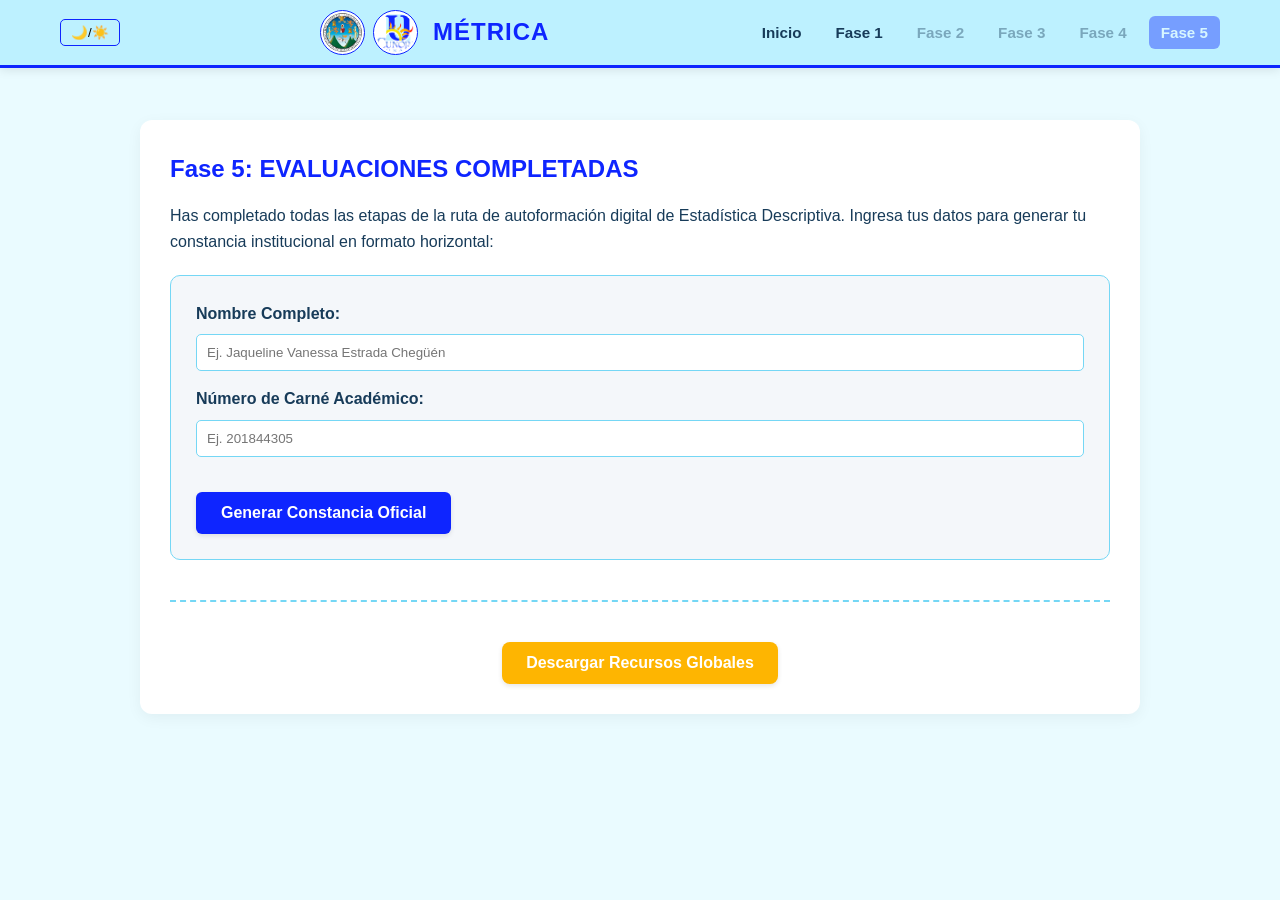
<file: fase5.html>
<!DOCTYPE html>
<html lang="es">
<head>
  <meta charset="UTF-8">
  <meta name="viewport" content="width=device-width, initial-scale=1.0">
  <title>MÉTRICA - Fase 5: Cierre del Proceso y Acreditación</title>
  <link rel="stylesheet" href="css/styles.css">
  <style>
    .diploma-form-container {
      background: #f4f7fa;
      border: 1px solid #75D7F5;
      padding: 25px;
      border-radius: 10px;
      margin-top: 20px;
    }
    .diploma-form-container input {
      width: 100%;
      padding: 10px;
      margin: 8px 0 15px 0;
      border: 1px solid #75D7F5;
      border-radius: 5px;
      box-sizing: border-box;
    }
    
    /* Estilos del Diploma en Orientación Horizontal Estricta */
    .diploma-card {
      width: 100%;
      max-width: 950px;
      aspect-ratio: 1.414 / 1;
      background: #ffffff;
      border: 10px solid #0E25FF;
      padding: 40px;
      margin: 30px auto;
      box-shadow: 0 8px 25px rgba(0,0,0,0.15);
      border-radius: 12px;
      box-sizing: border-box;
      display: flex;
      flex-direction: column;
      justify-content: space-between;
      text-align: center;
      position: relative;
    }

    .diploma-header {
      display: flex;
      justify-content: space-between;
      align-items: center;
      border-bottom: 2px solid #75D7F5;
      padding-bottom: 15px;
    }

    .diploma-header img {
      height: 55px;
      object-fit: contain;
    }

    .diploma-nombre {
      font-size: 1.8rem;
      font-weight: bold;
      color: #173B59;
      margin: 15px 0;
      border-bottom: 2px solid #FCE609;
      display: inline-block;
      padding-bottom: 5px;
    }

    .diploma-carne {
      font-size: 1.1rem;
      font-weight: 600;
      color: #555555;
      margin-bottom: 15px;
    }

    /* Espacios para Firmas Institucionales */
    .diploma-firmas {
      display: flex;
      justify-content: space-around;
      margin-top: 30px;
      padding-top: 15px;
    }

    .firma-box {
      width: 40%;
      border-top: 2px solid #0E25FF;
      text-align: center;
      padding-top: 8px;
    }

    .firma-box p {
      margin: 2px 0;
      font-size: 0.9rem;
      color: #333333;
    }

    .firma-box .cargo {
      font-weight: bold;
      color: #0E25FF;
    }

    /* CONFIGURACIÓN DE IMPRESIÓN LIMPIA Y HORIZONTAL */
    @media print {
      @page {
        size: landscape; /* Fuerza la orientación horizontal en la impresora */
        margin: 0;       /* Elimina los márgenes predeterminados para evitar textos extraños */
      }
      body * {
        visibility: hidden;
      }
      #diplomaResultado, #diplomaResultado * {
        visibility: visible;
      }
      #diplomaResultado {
        position: absolute;
        left: 0;
        top: 0;
        width: 100vw;
        height: 100vh;
        display: flex;
        justify-content: center;
        align-items: center;
      }
      .diploma-card {
        border: 8px solid #0E25FF !important;
        box-shadow: none !important;
        margin: 0 auto;
        width: 100%;
        max-width: 1000px;
      }
      /* Oculta el botón de imprimir dentro de la hoja impresa */
      .no-print {
        display: none !important;
      }
    }
  </style>
</head>
<body>

  <header>
    <nav>
      <button onclick="toggleDarkMode()" style="background: none; border: 1px solid var(--color-institucional); padding: 5px 10px; border-radius: 5px; cursor: pointer;" title="Cambiar Modo Oscuro/Claro">🌙/☀️</button>
      <div class="brand-container">
        <div class="brand-logos">
          <img src="images/logo_usac.jpg" alt="USAC">
          <img src="images/logo_cunori.png" alt="CUNORI">
        </div>
        <a href="index.html" class="logo">MÉTRICA</a>
      </div>
      <ul class="nav-links">
        <li><a href="index.html">Inicio</a></li>
        <li><a href="fase1.html" data-fase="1">Fase 1</a></li>
        <li><a href="fase2.html" data-fase="2">Fase 2</a></li>
        <li><a href="fase3.html" data-fase="3">Fase 3</a></li>
        <li><a href="fase4.html" data-fase="4">Fase 4</a></li>
        <li><a href="fase5.html" data-fase="5" class="active">Fase 5</a></li>
      </ul>
    </nav>
  </header>

  <main>
    <h2>Fase 5: EVALUACIONES COMPLETADAS</h2>
    <p>Has completado todas las etapas de la ruta de autoformación digital de Estadística Descriptiva. Ingresa tus datos para generar tu constancia institucional en formato horizontal:</p>

    <!-- Contenedor del formulario -->
    <div class="diploma-form-container">
      <label for="nombreAlumno"><strong>Nombre Completo:</strong></label><br>
      <input type="text" id="nombreAlumno" placeholder="Ej. Jaqueline Vanessa Estrada Chegüén"><br>
      
      <label for="carneAlumno"><strong>Número de Carné Académico:</strong></label><br>
      <input type="text" id="carneAlumno" placeholder="Ej. 201844305"><br>
      
      <button class="btn-completar" onclick="generarDiplomaHorizontal()" style="background-color: #0E25FF; color: white; padding: 12px 25px; border: none; border-radius: 6px; font-weight: bold; cursor: pointer;">Generar Constancia Oficial</button>
    </div>

    <!-- Contenedor donde se inyecta el diploma horizontal -->
    <div id="diplomaResultado"></div>

    <section class="footer-section" style="text-align: center; margin-top: 40px;">
      <button class="btn-descargar" onclick="descargarRecursos('Fase 5 - Evaluación')">Descargar Recursos Globales</button>
    </section>
  </main>

  <script src="js/main.js"></script>
  <script src="js/preloader.js"></script>

  <script>
    function generarDiplomaHorizontal() {
      const nombre = document.getElementById("nombreAlumno").value.trim();
      const carne = document.getElementById("carneAlumno").value.trim();
      const resultado = document.getElementById("diplomaResultado");

      if (nombre === "" || carne === "") {
        alert("Por favor, ingresa tu nombre completo y número de carné académico.");
        return;
      }

      resultado.innerHTML = `
        <div class="diploma-card">
          <div class="diploma-header">
            <img src="images/logo_usac.jpg" alt="USAC">
            <div>
              <p style="margin: 0; font-weight: bold; font-size: 0.85rem; color: #173B59;">UNIVERSIDAD DE SAN CARLOS DE GUATEMALA</p>
              <p style="margin: 0; font-size: 0.8rem; color: #555;">CENTRO UNIVERSITARIO DE ORIENTE - CUNORI</p>
            </div>
            <img src="images/logo_cunori.png" alt="CUNORI">
          </div>

          <div class="diploma-content">
            <p style="font-size: 0.95rem; text-transform: uppercase; letter-spacing: 2px; color: #555; margin-top: 10px;">Otorga la presente constancia a:</p>
            <div class="diploma-nombre">${nombre}</div>
            <div class="diploma-carne">Carné Académico: ${carne}</div>
            <p style="font-size: 0.95rem; max-width: 750px; margin: 0 auto; line-height: 1.5;">
              Por haber completado satisfactoriamente los Módulos de Autoformación Digital del curso de <strong>Estadística Descriptiva</strong>, correspondientes a la carrera de Pedagogía y Administración Educativa, cumpliendo con los estándares analíticos y prácticos establecidos.
            </p>
          </div>

          <div class="diploma-firmas">
            <div class="firma-box">
              <p class="cargo">Coordinador de Carrera</p>
              <p>USAC - CUNORI</p>
            </div>
            <div class="firma-box">
              <p class="cargo">Coordinador Académico</p>
              <p>USAC - CUNORI</p>
            </div>
          </div>
        </div>

        <div class="no-print" style="text-align: center; margin-top: 20px;">
          <button onclick="window.print()" style="background-color: #173B59; color: white; padding: 12px 25px; border: none; border-radius: 6px; font-weight: bold; cursor: pointer;">Imprimir o Guardar Constancia en PDF</button>
        </div>
      `;
    }
  </script>
</body>
</html>
</file>
<file: css/styles.css>
:root {
  --color-principal: #BDF1FF;      /* 45% */
  --color-fondo: #EAFBFF;          /* 20% */
  --color-institucional: #0E25FF;  /* 15% */
  --color-complementario: #75D7F5; /* 10% */
  --color-acento: #FCE609;         /* 5% */
  --color-naranja: #FEB501;        /* 5% */
  --color-texto: #173B59;          /* Uso complementario */
}

* {
  box-sizing: border-box;
  margin: 0;
  padding: 0;
  font-family: 'Segoe UI', Tahoma, Geneva, Verdana, sans-serif;
}

body {
  background-color: var(--color-fondo);
  color: var(--color-texto);
  line-height: 1.6;
  padding-top: 100px; /* Espacio para el header fijo */
}

/* Encabezado Fijo con Logotipos */
header {
  position: fixed;
  top: 0;
  left: 0;
  width: 100%;
  background-color: var(--color-principal);
  border-bottom: 3px solid var(--color-institucional);
  z-index: 1000;
  box-shadow: 0 2px 10px rgba(0,0,0,0.1);
}

nav {
  display: flex;
  justify-content: space-between;
  align-items: center;
  max-width: 1200px;
  margin: 0 auto;
  padding: 10px 20px;
}

.brand-container {
  display: flex;
  align-items: center;
  gap: 15px;
}

.brand-logos {
  display: flex;
  gap: 8px;
  align-items: center;
}

.brand-logos img {
  height: 45px;
  width: 45px;
  object-fit: contain;
  border-radius: 50%;
  background: #fff;
  padding: 2px;
  border: 1px solid var(--color-institucional);
}

.logo {
  font-weight: 800;
  font-size: 1.5rem;
  color: var(--color-institucional);
  text-decoration: none;
  letter-spacing: 1px;
}

.nav-links {
  display: flex;
  list-style: none;
  gap: 10px;
}

.nav-links a {
  text-decoration: none;
  color: var(--color-texto);
  font-weight: 600;
  padding: 8px 12px;
  border-radius: 6px;
  transition: all 0.3s ease;
  font-size: 0.95rem;
}

.nav-links a:hover {
  background-color: var(--color-complementario);
  color: var(--color-institucional);
}

.nav-links a.active {
  background-color: var(--color-institucional);
  color: #ffffff;
}

.nav-links a.disabled {
  opacity: 0.4;
  pointer-events: none;
  cursor: not-allowed;
}

/* Contenedor Principal */
main {
  max-width: 1000px;
  margin: 20px auto;
  padding: 30px;
  background: #ffffff;
  border-radius: 12px;
  box-shadow: 0 4px 15px rgba(0, 0, 0, 0.05);
}

h1, h2, h3 {
  color: var(--color-institucional);
  margin-bottom: 15px;
}

p {
  margin-bottom: 15px;
}

.btn-completar, .btn-descargar {
  display: inline-block;
  background-color: var(--color-naranja);
  color: #ffffff;
  border: none;
  padding: 12px 24px;
  font-size: 1rem;
  font-weight: bold;
  border-radius: 8px;
  cursor: pointer;
  margin-top: 20px;
  transition: background-color 0.3s ease;
  text-decoration: none;
  box-shadow: 0 2px 5px rgba(0,0,0,0.1);
}

.btn-completar:hover, .btn-descargar:hover {
  background-color: var(--color-acento);
  color: var(--color-texto);
}

.footer-section {
  text-align: center;
  margin-top: 40px;
  padding-top: 20px;
  border-top: 2px dashed var(--color-complementario);
}

/* Estilo para el Diploma Oficial */
.diploma-box {
  border: 8px double var(--color-institucional);
  padding: 40px;
  text-align: center;
  background: #fff;
  border-radius: 12px;
  margin-top: 25px;
  box-shadow: 0 5px 20px rgba(0,0,0,0.1);
}

.diploma-header-logos {
  display: flex;
  justify-content: space-around;
  align-items: center;
  margin-bottom: 20px;
}

.diploma-header-logos img {
  height: 70px;
  object-fit: contain;
}

/* Responsivo para Celulares y Tablets */
@media (max-width: 768px) {
  nav {
    flex-direction: column;
    gap: 12px;
  }

  .nav-links {
    flex-wrap: wrap;
    justify-content: center;
    font-size: 0.85rem;
  }

  body {
    padding-top: 140px;
  }
}

/* --- CONFIGURACIÓN PARA IMPRESIÓN HORIZONTAL AUTOMÁTICA DEL DIPLOMA --- */
@page {
  size: landscape;
  margin: 0;
}

@media print {
  /* Ocultar elementos sobrantes */
  header, 
  main > h2, 
  main > p, 
  .diploma-form-container, 
  .footer-section, 
  .btn-completar {
    display: none !important;
  }

  /* Resetear contenedores superiores */
  html, body, main {
    background: #ffffff !important;
    box-shadow: none !important;
    margin: 0 !important;
    padding: 0 !important;
    width: 100% !important;
    max-width: 100% !important;
    height: 100% !important;
  }

  /* Estructura horizontal del diploma */
  .diploma-box {
    box-sizing: border-box !important;
    border: 6px double #0E25FF !important;
    width: 92vw !important;
    height: 88vh !important;
    margin: 4vh auto !important;
    padding: 30px 40px !important;
    display: flex !important;
    flex-direction: column !important;
    justify-content: space-between !important;
    align-items: center !important;
    background: #ffffff !important;
    box-shadow: none !important;
    page-break-after: avoid !important;
    page-break-inside: avoid !important;
  }

  .diploma-header-logos {
    width: 100% !important;
    display: flex !important;
    justify-content: space-between !important;
    align-items: center !important;
  }

  .diploma-header-logos img {
    height: 65px !important;
    width: auto !important;
  }
}

/* --- BARRA DE PROGRESO Y MODO OSCURO --- */
.progress-container {
  width: 100%;
  background-color: var(--color-fondo);
  height: 12px;
  border-radius: 6px;
  overflow: hidden;
  margin-top: 8px;
  border: 1px solid var(--color-complementario);
}

.progress-bar-fill {
  height: 100%;
  background-color: var(--color-institucional);
  width: 0%;
  transition: width 0.4s ease;
}

/* Modo Oscuro */
body.dark-mode {
  background-color: #0d1b2a;
  color: #e0e1dd;
}

body.dark-mode main {
  background-color: #1b263b;
  box-shadow: 0 4px 15px rgba(0, 0, 0, 0.4);
}

body.dark-mode header {
  background-color: #1b263b;
  border-bottom: 3px solid var(--color-complementario);
}

body.dark-mode .nav-links a {
  color: #e0e1dd;
}

body.dark-mode h1, body.dark-mode h2, body.dark-mode h3, body.dark-mode h4 {
  color: var(--color-complementario);
}

body.dark-mode .welcome-text-box, body.dark-mode .quiz-container {
  background-color: #0d1b2a;
}
</file>
